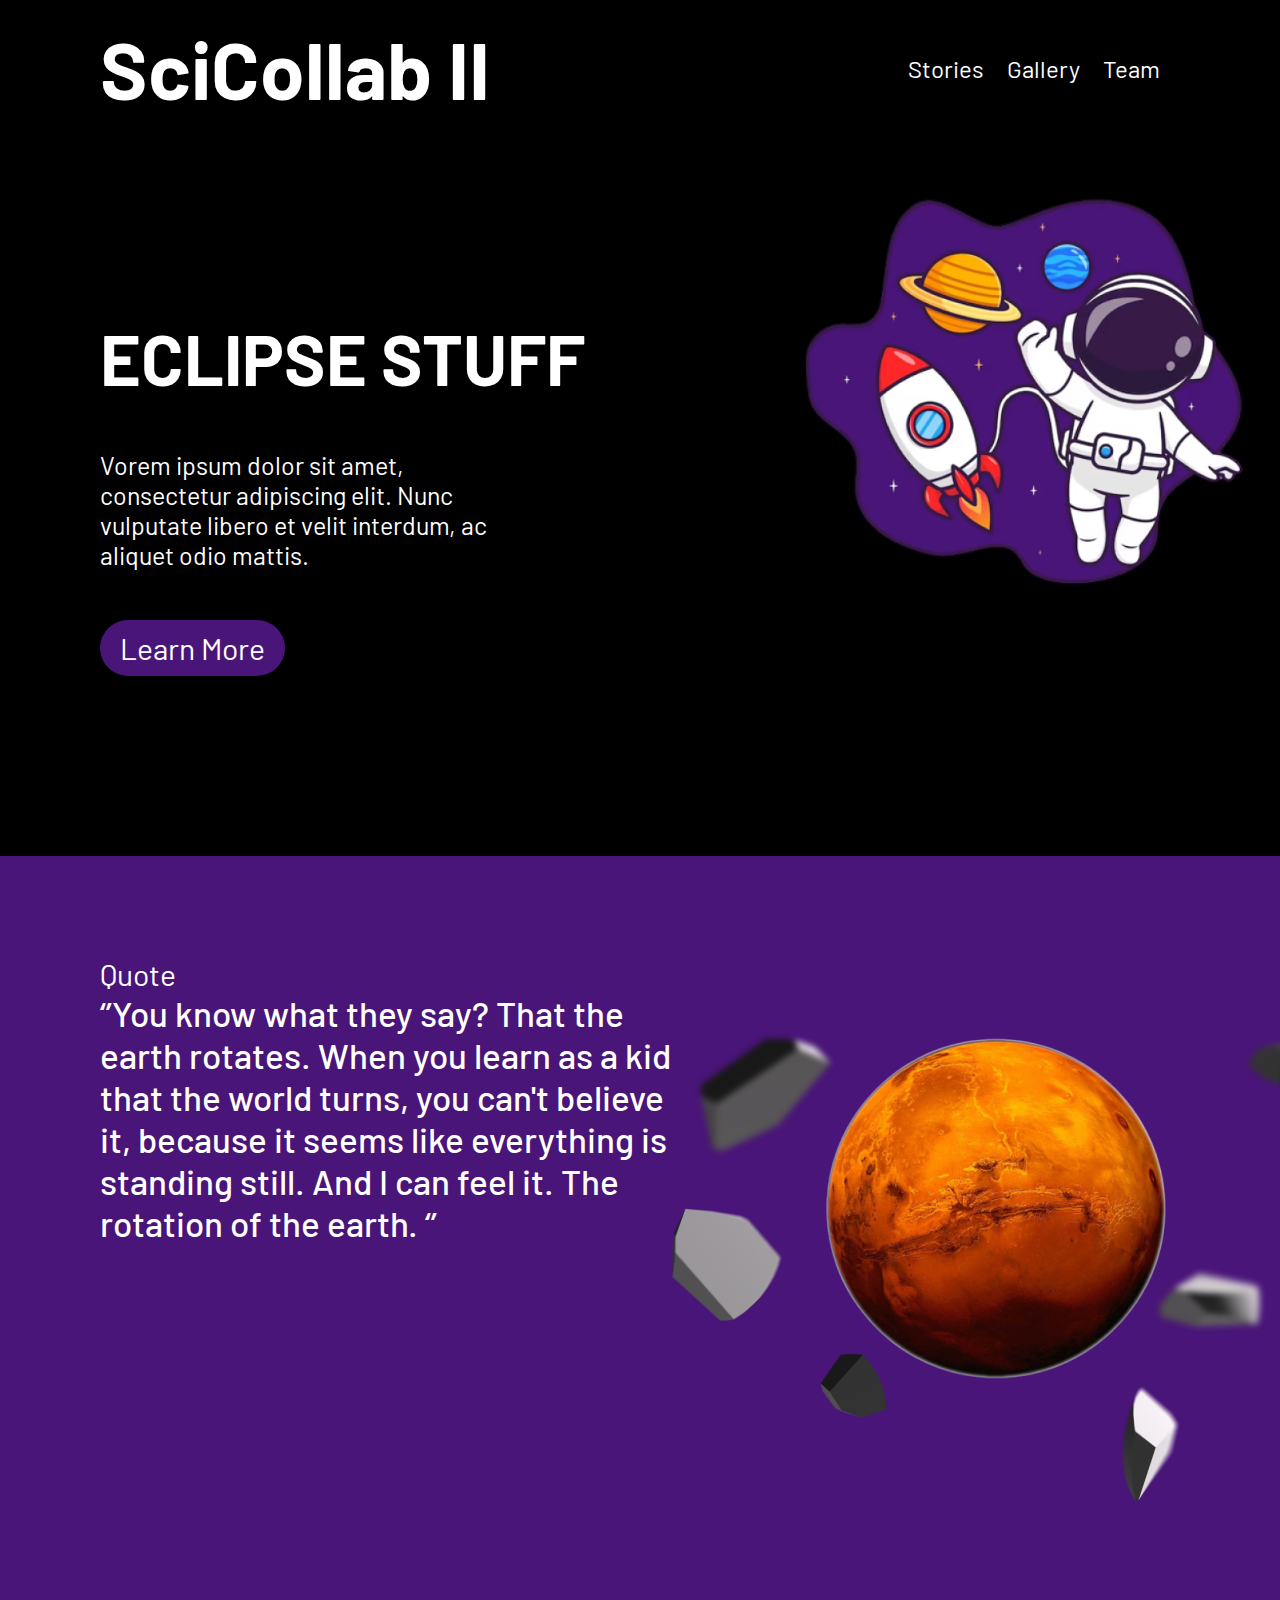
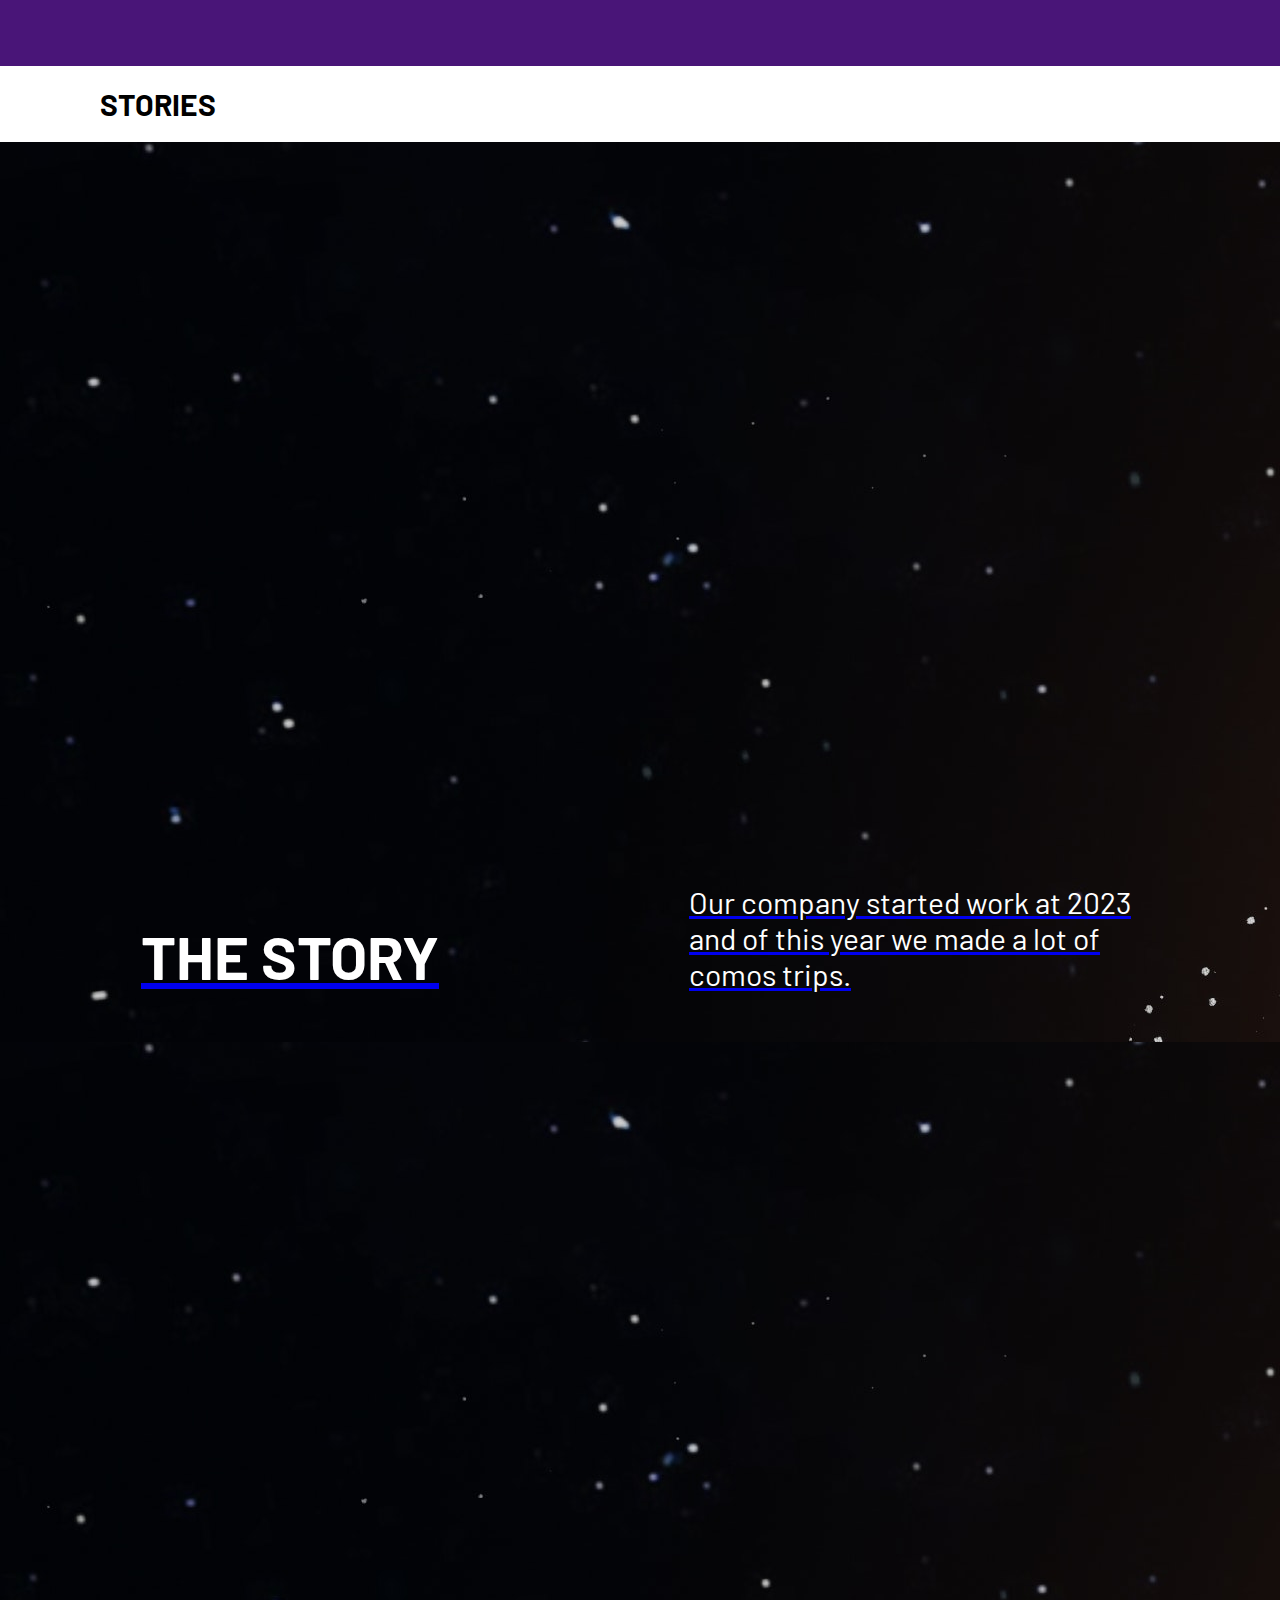
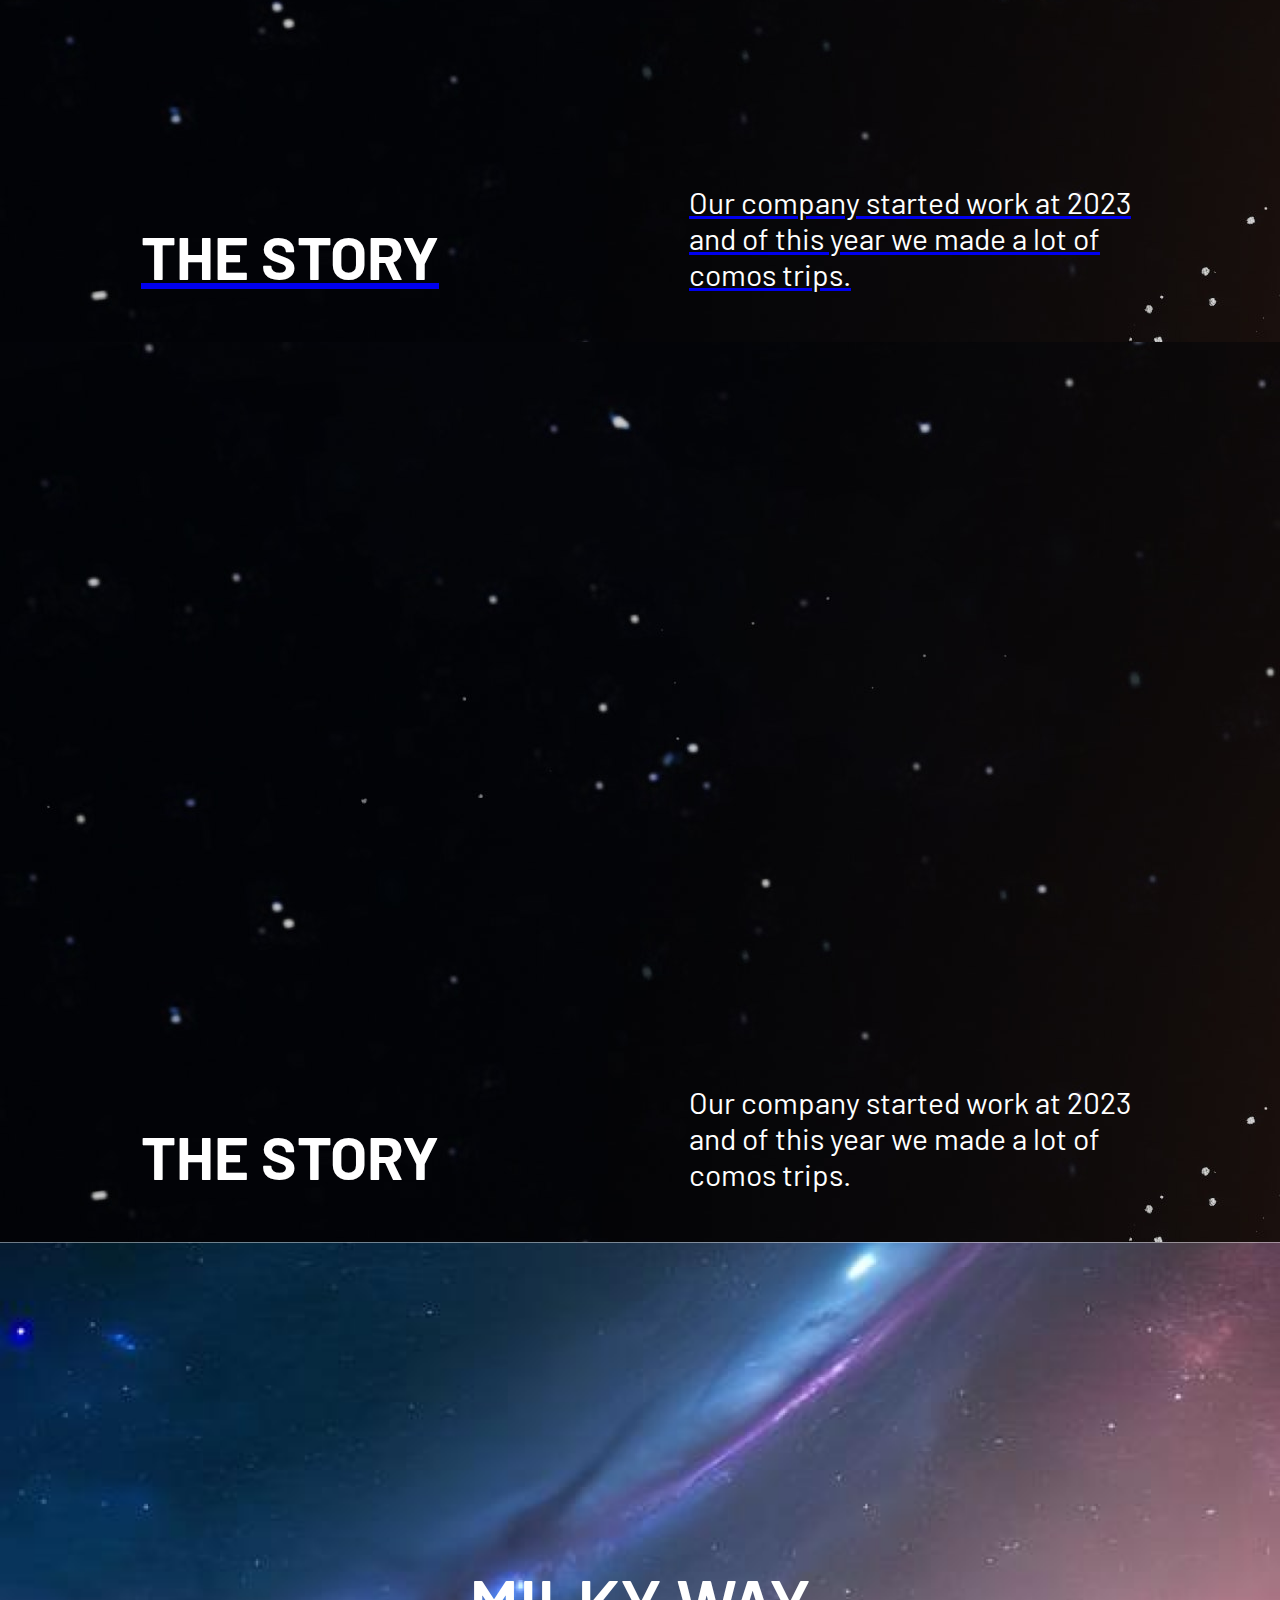
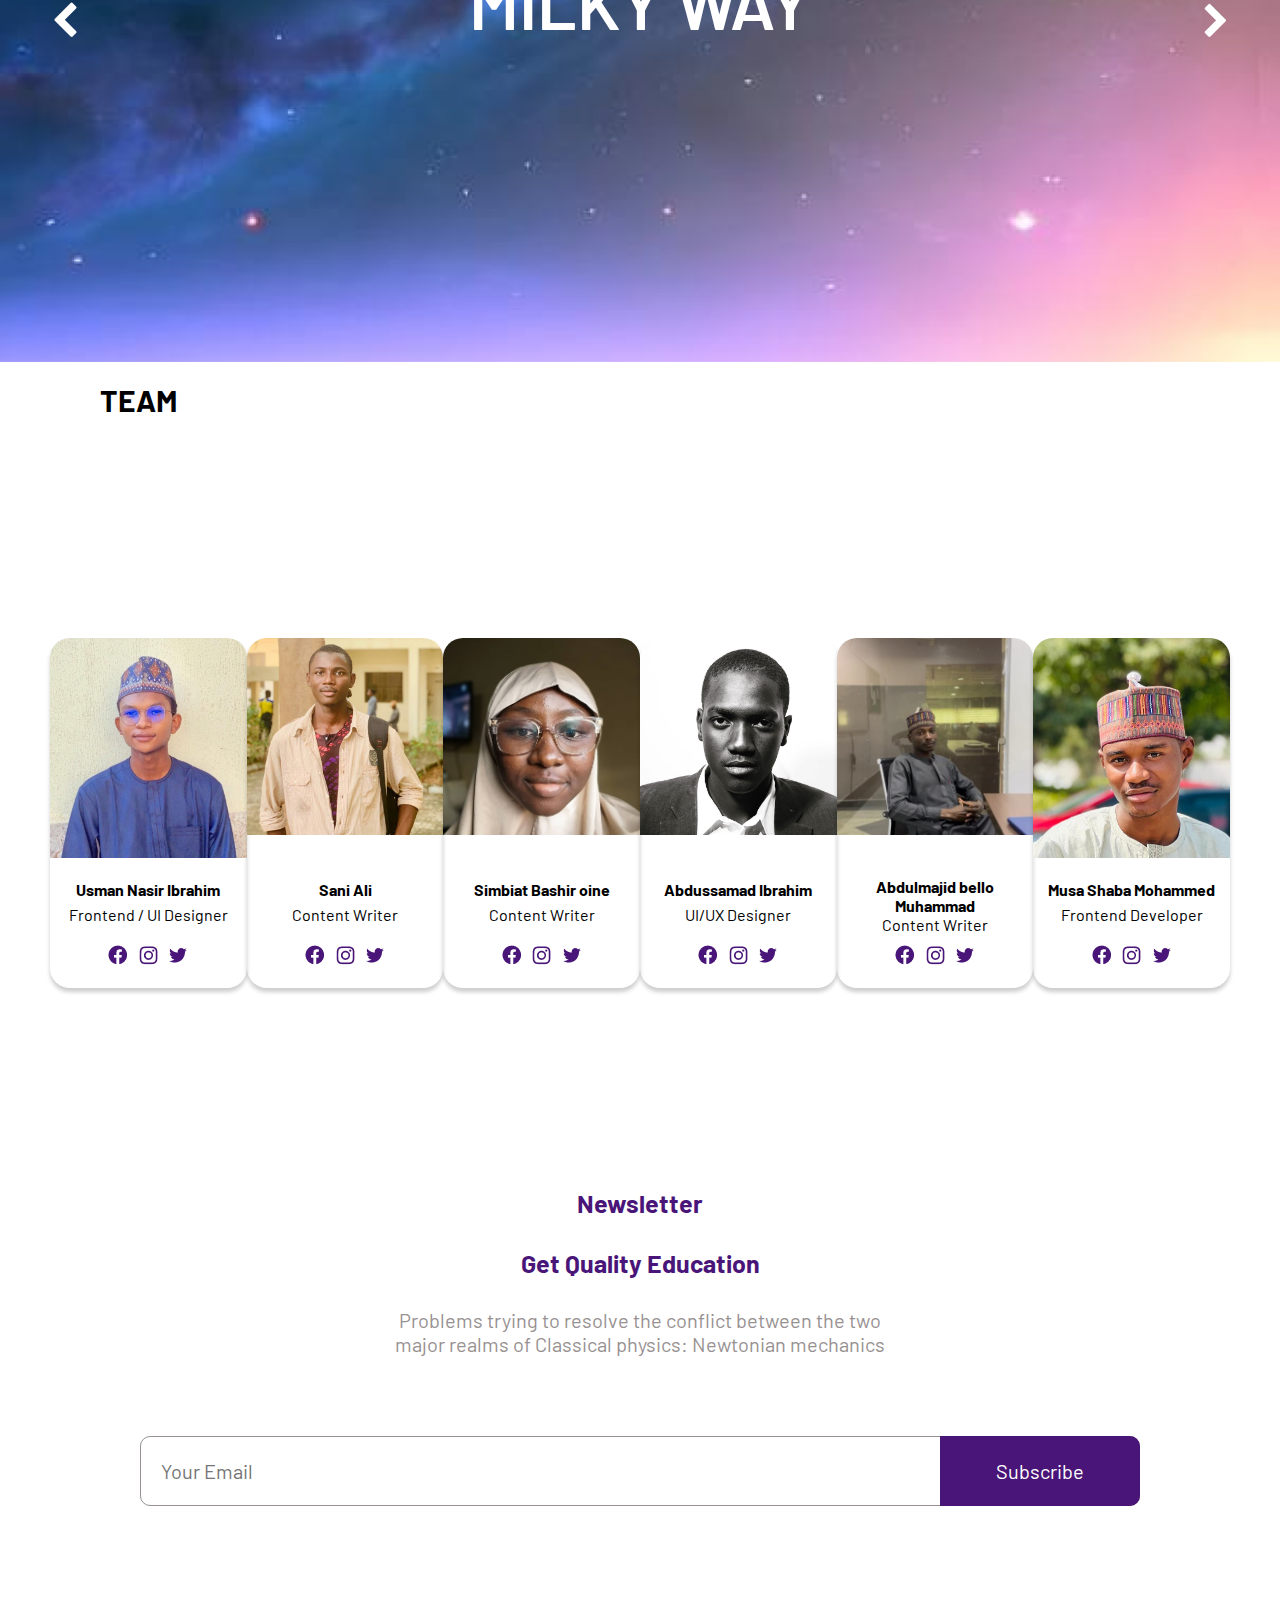
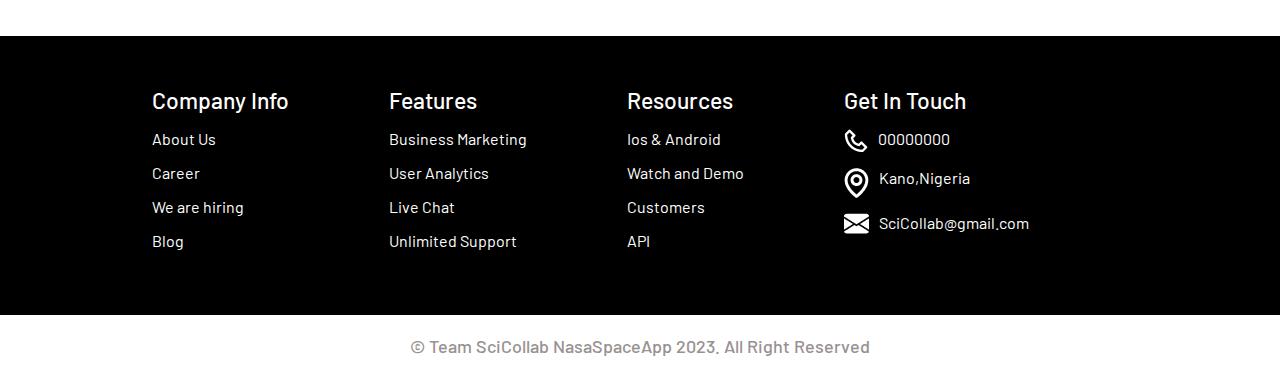
<file: index.html>
<!DOCTYPE html>
<html lang="en">
  <head>
    <meta charset="UTF-8" />
    <meta name="viewport" content="width=device-width, initial-scale=1.0" />
    <link rel="stylesheet" href="assets/styles/style.css" />
    <title>SciCollab</title>
  </head>
  <body>
    <nav class="container">
      <div class="logo"><h1>SciCollab II</h1></div>

      <ul class="nav">
        <li><a href="#">Stories</a></li>
        <li><a href="#gallery">Gallery</a></li>
        <li><a href="#">Team</a></li>
      </ul>
    </nav>
    <main>
      <section class="land-page">
        <h1>Eclipse stuff</h1>
        <p>
          Vorem ipsum dolor sit amet, consectetur adipiscing elit. Nunc
          vulputate libero et velit interdum, ac aliquet odio mattis.
        </p>
        <div class="learn-more">Learn More</div>
      </section>

      <section class="quote">
        <p>Quote</p>
        <h5>
          ‘’You know what they say? That the earth rotates. When you learn as a
          kid that the world turns, you can't believe it, because it seems like
          everything is standing still. And I can feel it. The rotation of the
          earth. ‘’
        </h5>
      </section>
      <section class="stories" id="stories">
        <div class="head"><h1>stories</h1></div>
        <a href="story1.html">
            <div class="story">
            <h1>The Story</h1>
            <p>
              Our company started work at 2023 and of this year we made a lot of
              comos trips.
            </p>
          </div>
        </a>
       <a href="story2.html"> 
        <div class="story">
        <h1>The Story</h1>
        <p>
          Our company started work at 2023 and of this year we made a lot of
          comos trips.
        </p>
      </div></a>
        
        <div class="story">
          <h1>The Story</h1>
          <p>
            Our company started work at 2023 and of this year we made a lot of
            comos trips.
          </p>
        </div>
      </section>
      <section class="gallery">
        <div class="arrow left">
          <img src="assets/images/icons/left arrow.png" alt="" />
        </div>
        <div class="galaxy">
          <h1>Milky Way</h1>
        </div>
        <div class="arrow right">
          <img src="assets/images/icons/right arrow.png" alt="" />
        </div>
      </section>
      <section class="team">
        <div class="head">
          <h1>Team</h1>
        </div>
        <div class="profile-container">
          <div class="profile">
            <div class="profile-img">
              <img src="assets/images/usman.jpg" alt="" />
            </div>
            <div class="details">
              <h4>Usman Nasir Ibrahim</h4>
              <p>Frontend / UI Designer</p>
            </div>
            <div class="social">
              <a href=""
                ><img src="assets/images/icons/facebook.png" alt="" /></a
              ><a href=""
                ><img src="assets/images/icons/instagram.png" alt="" /></a
              ><a href=""
                ><img src="assets/images/icons/twitter.png" alt=""
              /></a>
            </div>
          </div>
          <div class="profile">
            <div class="profile-img">
              <img src="assets/images/sani.jpg" alt="" />
            </div>
            <div class="details">
              <h4>Sani Ali</h4>
              <p>Content Writer</p>
            </div>
            <div class="social">
              <a href=""
                ><img src="assets/images/icons/facebook.png" alt="" /></a
              ><a href=""
                ><img src="assets/images/icons/instagram.png" alt="" /></a
              ><a href=""
                ><img src="assets/images/icons/twitter.png" alt=""
              /></a>
            </div>
          </div>
          <div class="profile">
            <div class="profile-img">
              <img src="assets/images/simbiat.jpg" alt="" />
            </div>
            <div class="details">
              <h4>Simbiat Bashir oine</h4>
              <p>Content Writer</p>
            </div>
            <div class="social">
              <a href=""
                ><img src="assets/images/icons/facebook.png" alt="" /></a
              ><a href=""
                ><img src="assets/images/icons/instagram.png" alt="" /></a
              ><a href=""
                ><img src="assets/images/icons/twitter.png" alt=""
              /></a>
            </div>
          </div>
          <div class="profile">
            <div class="profile-img">
              <img src="assets/images/abdulsammad.jpg" alt="" />
            </div>
            <div class="details">
              <h4>Abdussamad Ibrahim</h4>
              <p>UI/UX Designer</p>
            </div>
            <div class="social">
              <a href=""
                ><img src="assets/images/icons/facebook.png" alt="" /></a
              ><a href=""
                ><img src="assets/images/icons/instagram.png" alt="" /></a
              ><a href=""
                ><img src="assets/images/icons/twitter.png" alt=""
              /></a>
            </div>
          </div>
          <div class="profile">
            <div class="profile-img">
              <img src="assets/images/ABM.jpg" alt="" />
            </div>
            <div class="details">
              <h4>Abdulmajid bello Muhammad</h4>
              <p>Content Writer</p>
            </div>
            <div class="social">
              <a href=""
                ><img src="assets/images/icons/facebook.png" alt="" /></a
              ><a href=""
                ><img src="assets/images/icons/instagram.png" alt="" /></a
              ><a href=""
                ><img src="assets/images/icons/twitter.png" alt=""
              /></a>
            </div>
          </div>
          <div class="profile">
            <div class="profile-img">
              <img src="assets/images/Musa.jpg" alt="" />
            </div>
            <div class="details">
              <h4>Musa Shaba Mohammed</h4>
              <p>Frontend Developer</p>
            </div>
            <div class="social">
              <a href=""
                ><img src="assets/images/icons/facebook.png" alt="" /></a
              ><a href=""
                ><img src="assets/images/icons/instagram.png" alt="" /></a
              ><a href=""
                ><img src="assets/images/icons/twitter.png" alt=""
              /></a>
            </div>
          </div>
        </div>
      </section>
      <section class="newsletter">
        <h3>Newsletter</h3>
        <h3>Get Quality Education</h1>
        <p>
          Problems trying to resolve the conflict between the two major realms
          of Classical physics: Newtonian mechanics
        </p>
        <form action="">
          <input type="email" placeholder="Your Email" />
          <button type="submit">Subscribe</button>
        </form>
      </section>
    </main>
    <footer>
      <div class="foot-nav-container">
        <div class="bar">
          <h3>Company Info</h1>
          <p>About Us</p>
          <p>Career</p>
          <p>We are hiring</p>
          <p>Blog</p>
        </div>

        <div class="bar">
          <h3>Features</h1>
          <p>Business Marketing</p>
          <p>User Analytics</p>
          <p>Live Chat</p>
          <p>Unlimited Support</p>
        </div>
        <div class="bar">
          <h3>Resources</h1>
          <p>Ios & Android</p>
          <p>Watch and Demo</p>
          <p>Customers</p>
          <p>API</p>
        </div>
        <div class="bar">
          <h3>Get In Touch</h1>
          <div>
            <img src="assets/images/icons/call.png" alt="" />
            <p>00000000</p>
          </div>
          <div>
            <img src="assets/images/icons/location.png" alt="" />
            <p> Kano,Nigeria</p>
          </div>
          <div>
            <img src="assets/images/icons/mail.png" alt="" />
            <p>SciCollab@gmail.com</p>
          </div>
        </div>
      </div>
      <div class="copyrights">
        <p>&copy Team SciCollab NasaSpaceApp 2023. All Right Reserved</p>
      </div>
    </footer>
  </body>
</html>
</file>
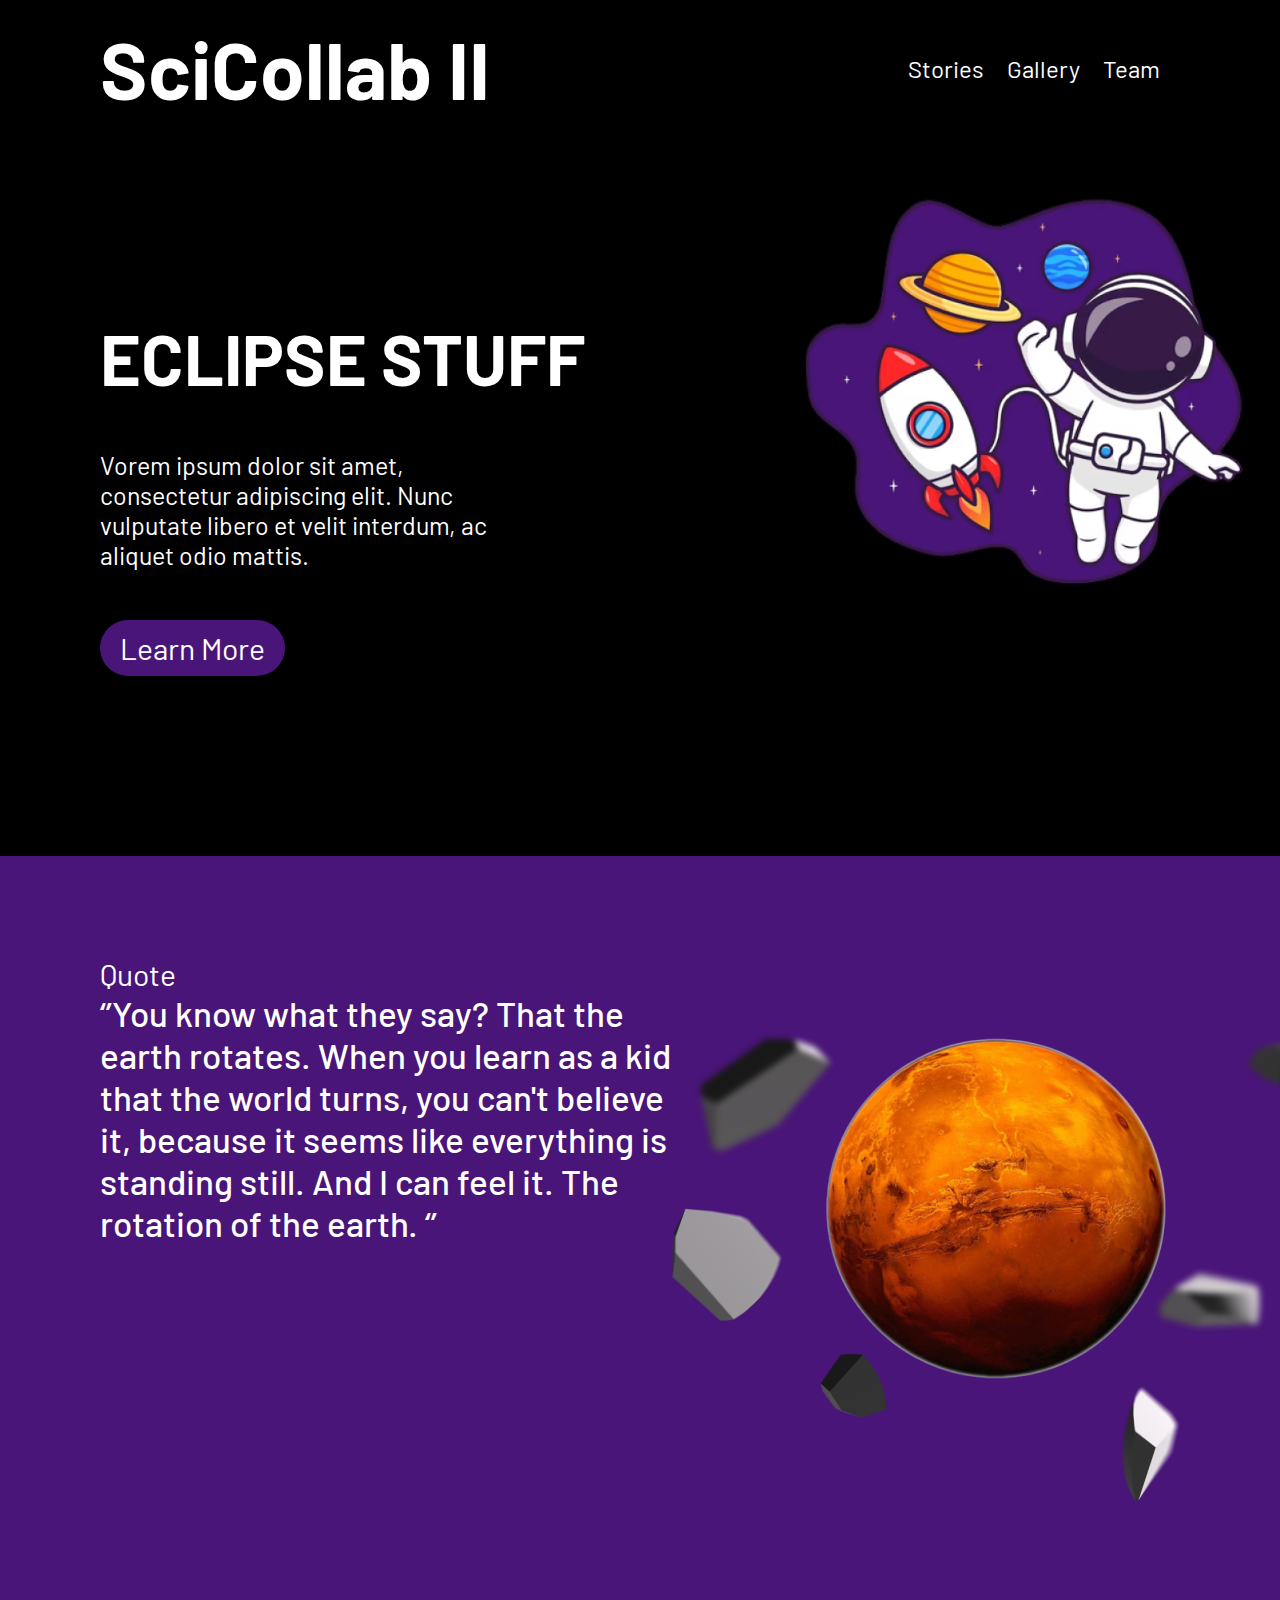
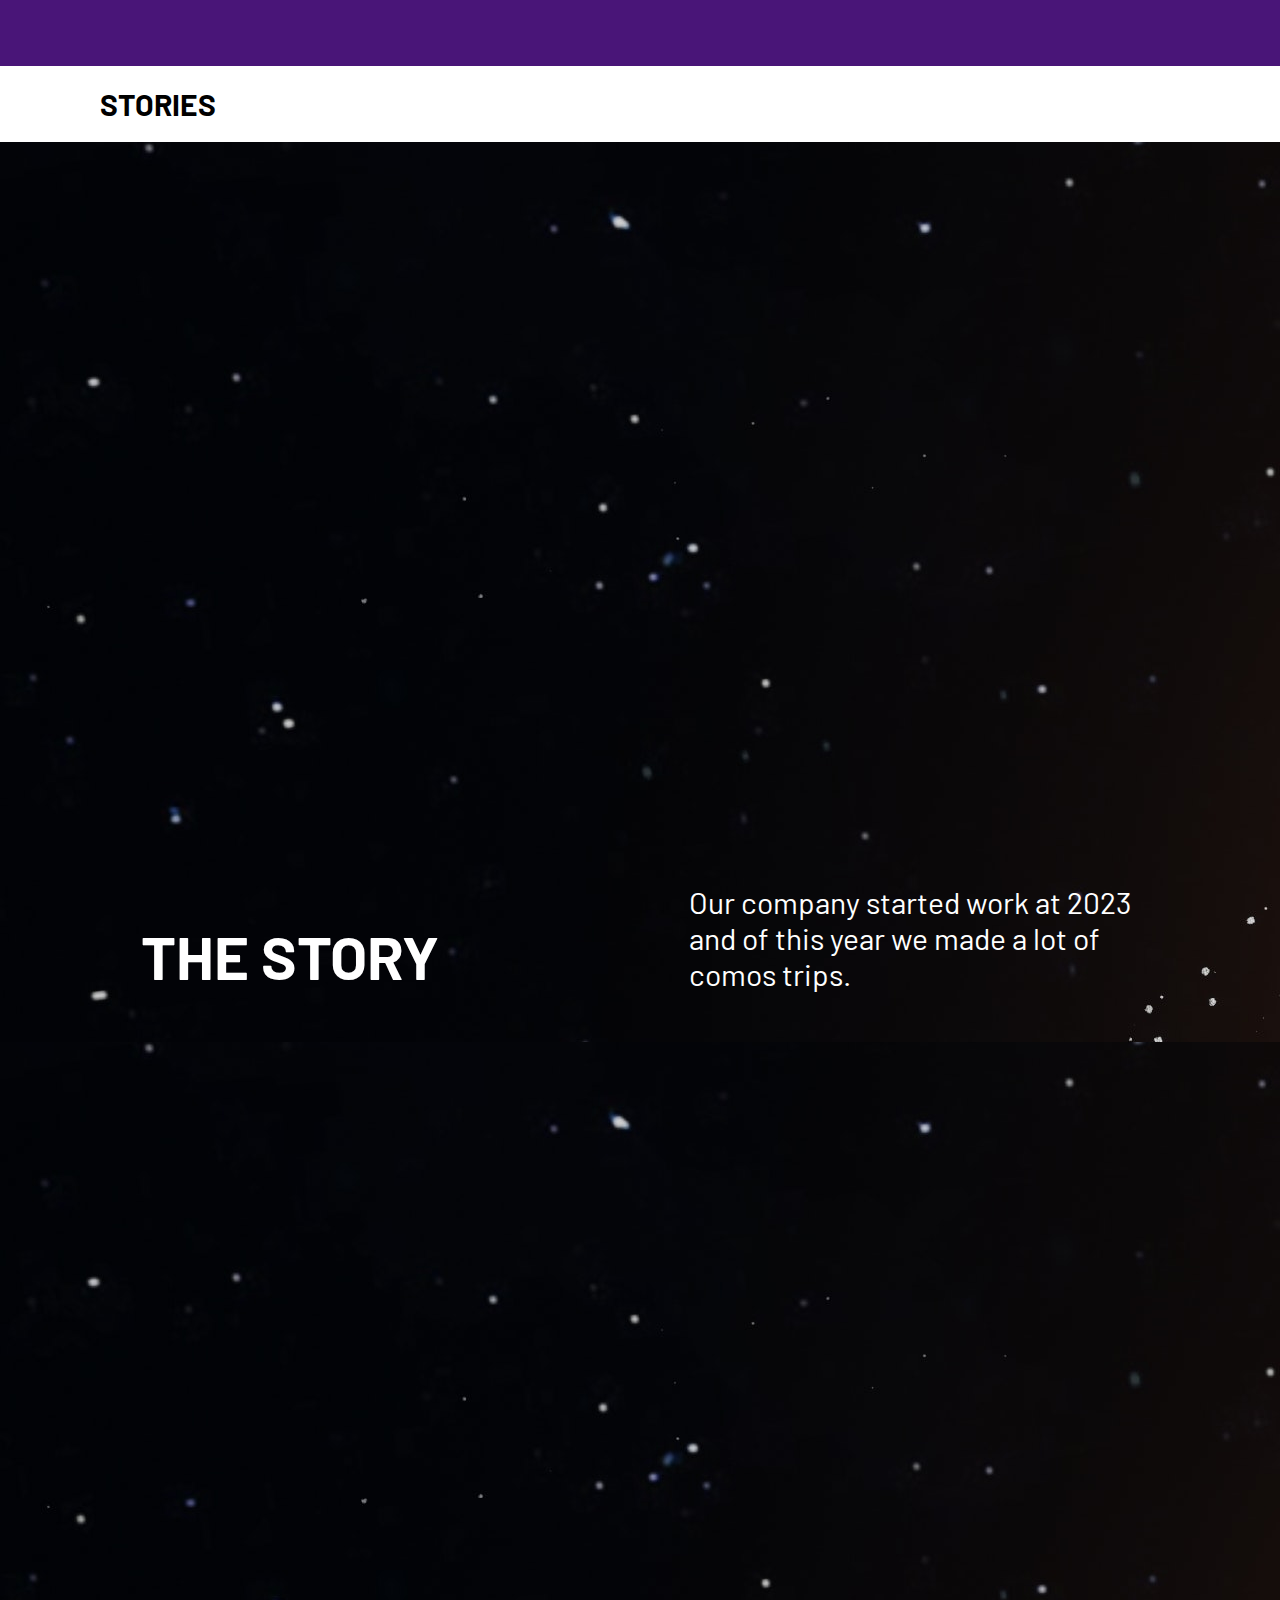
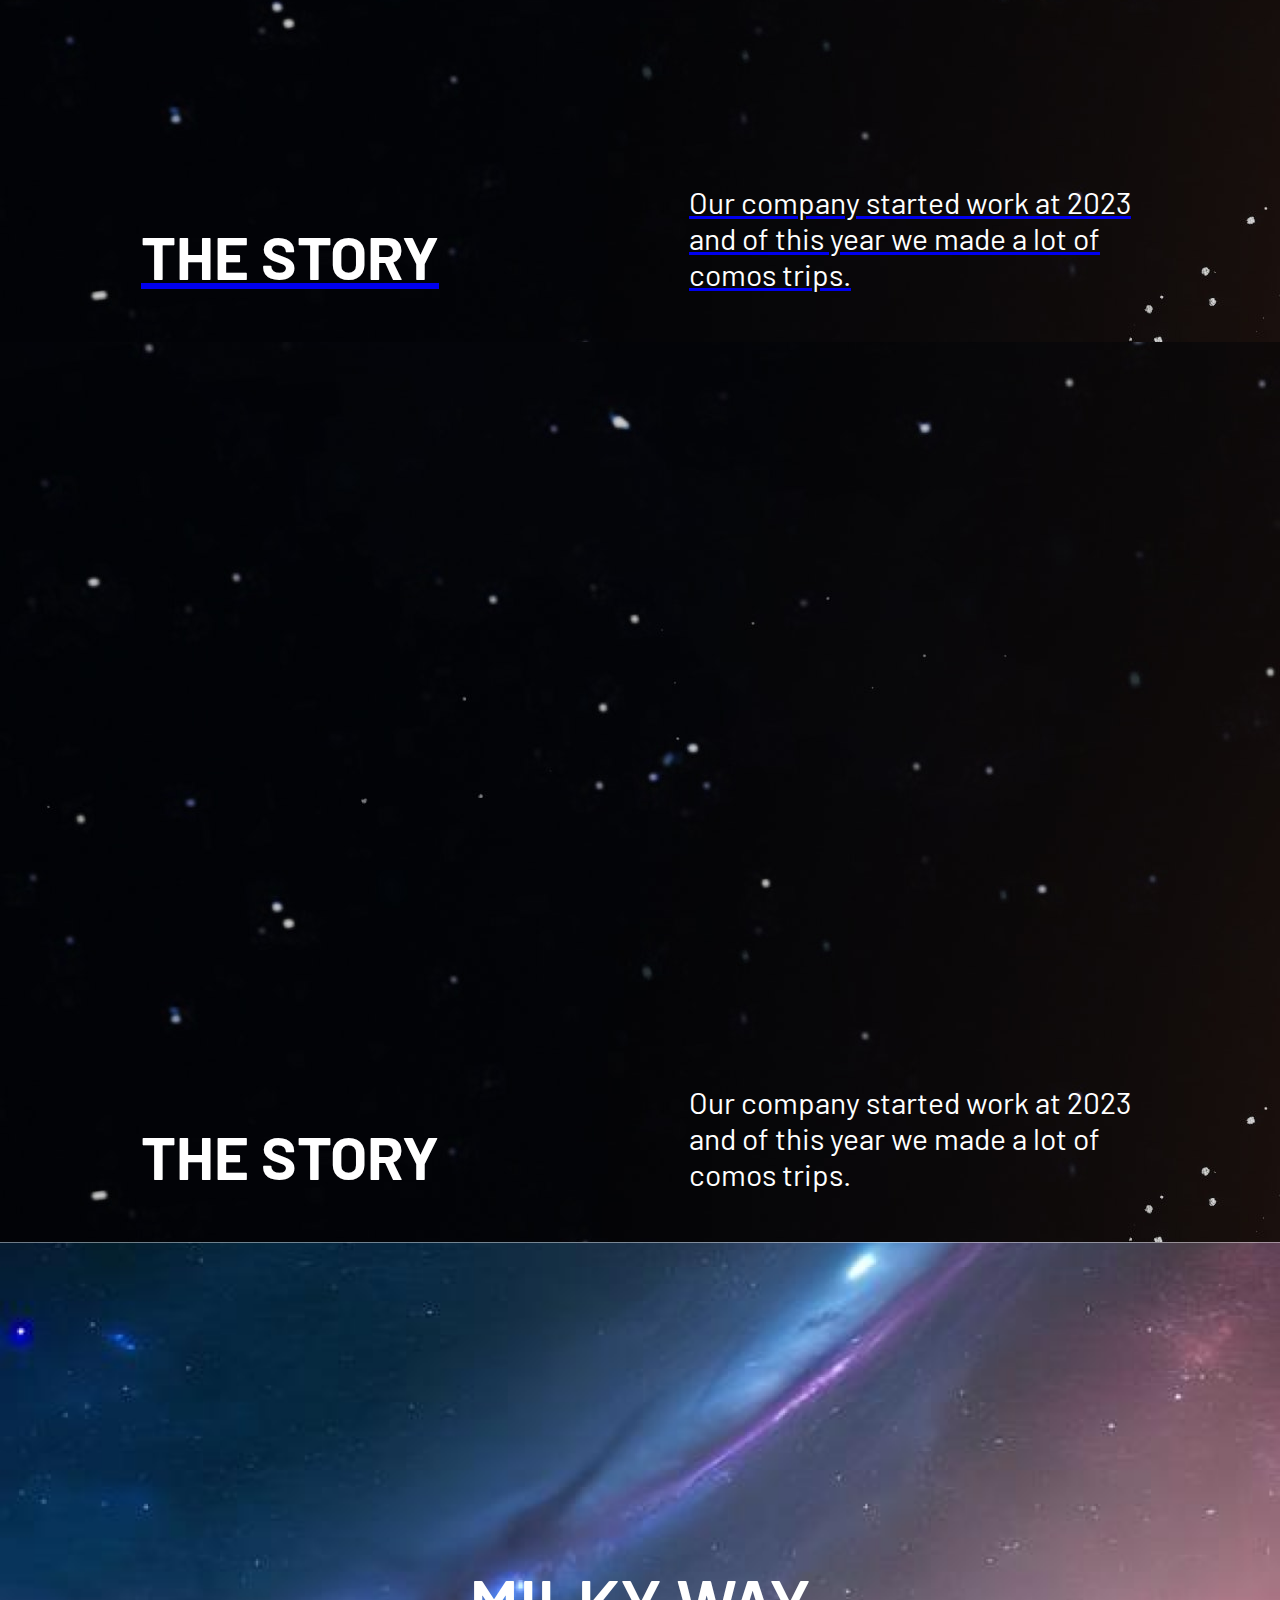
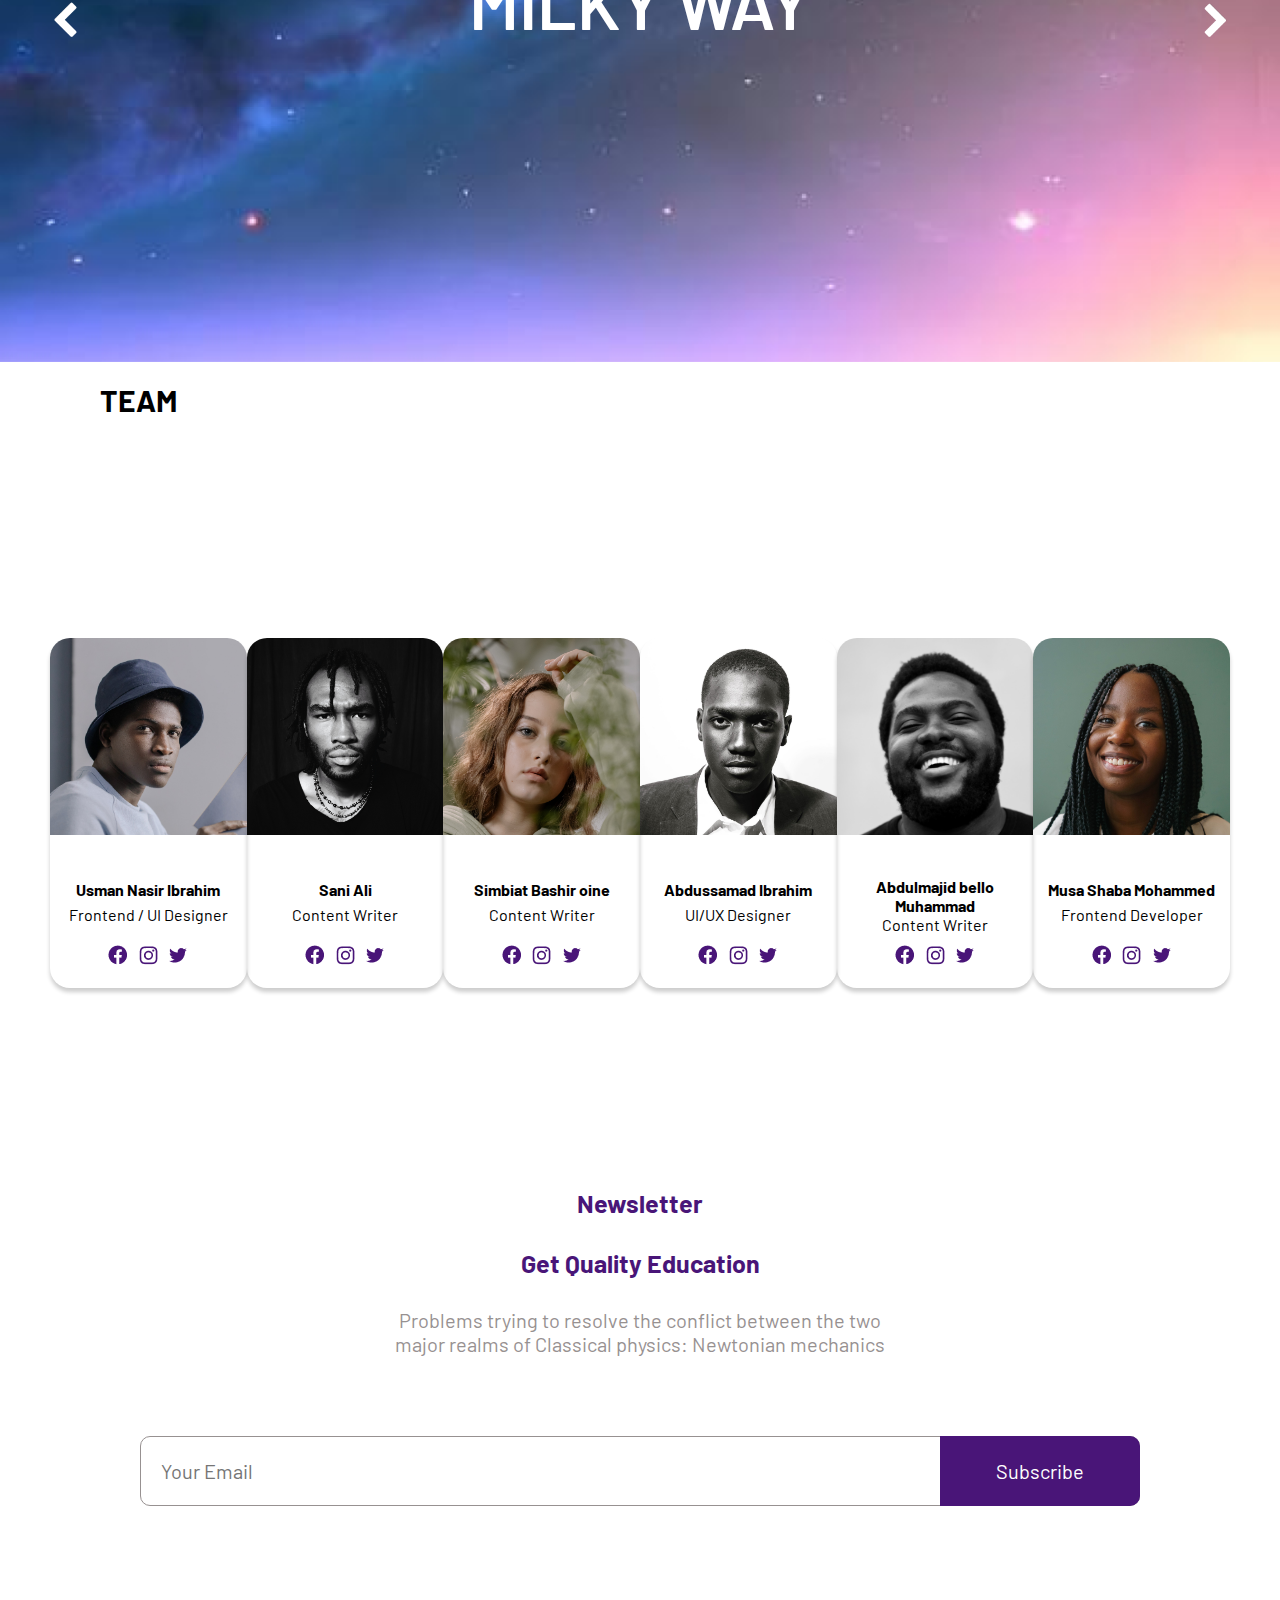
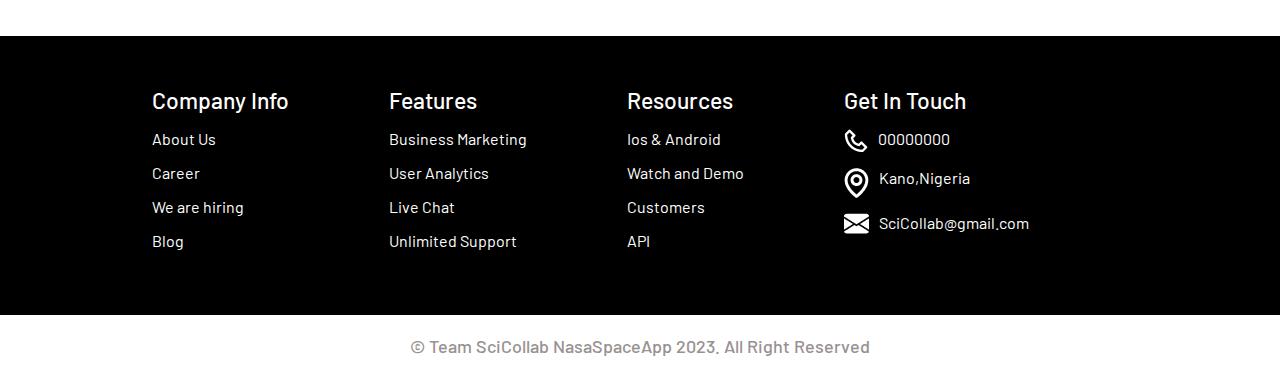
<file: SciCollab/index.html>
<!DOCTYPE html>
<html lang="en">
  <head>
    <meta charset="UTF-8" />
    <meta name="viewport" content="width=device-width, initial-scale=1.0" />
    <link rel="stylesheet" href="assets/styles/style.css" />
    <title>SciCollab</title>
  </head>
  <body>
    <nav class="container">
      <div class="logo"><h1>SciCollab II</h1></div>

      <ul class="nav">
        <li><a href="#">Stories</a></li>
        <li><a href="#gallery">Gallery</a></li>
        <li><a href="#">Team</a></li>
      </ul>
    </nav>
    <main>
      <section class="land-page">
        <h1>Eclipse stuff</h1>
        <p>
          Vorem ipsum dolor sit amet, consectetur adipiscing elit. Nunc
          vulputate libero et velit interdum, ac aliquet odio mattis.
        </p>
        <div class="learn-more">Learn More</div>
      </section>

      <section class="quote">
        <p>Quote</p>
        <h5>
          ‘’You know what they say? That the earth rotates. When you learn as a
          kid that the world turns, you can't believe it, because it seems like
          everything is standing still. And I can feel it. The rotation of the
          earth. ‘’
        </h5>
      </section>
      <section class="stories" id="stories">
        <div class="head"><h1>stories</h1></div>
        <div class="story">
          <h1>The Story</h1>
          <p>
            Our company started work at 2023 and of this year we made a lot of
            comos trips.
          </p>
        </div>
        <a href="../SciCollab/gallery.html">
            <div class="story">
            <h1>The Story</h1>
            <p>
              Our company started work at 2023 and of this year we made a lot of
              comos trips.
            </p>
          </div>
        </a>
        <div class="story">
          <h1>The Story</h1>
          <p>
            Our company started work at 2023 and of this year we made a lot of
            comos trips.
          </p>
        </div>
      </section>
      <section class="gallery">
        <div class="arrow left">
          <img src="assets/images/icons/left arrow.png" alt="" />
        </div>
        <div class="galaxy">
          <h1>Milky Way</h1>
        </div>
        <div class="arrow right">
          <img src="assets/images/icons/right arrow.png" alt="" />
        </div>
      </section>
      <section class="team">
        <div class="head">
          <h1>Team</h1>
        </div>
        <div class="profile-container">
          <div class="profile">
            <div class="profile-img">
              <img src="assets/images/profile1.jpg" alt="" />
            </div>
            <div class="details">
              <h4>Usman Nasir Ibrahim</h4>
              <p>Frontend / UI Designer</p>
            </div>
            <div class="social">
              <a href=""
                ><img src="assets/images/icons/facebook.png" alt="" /></a
              ><a href=""
                ><img src="assets/images/icons/instagram.png" alt="" /></a
              ><a href=""
                ><img src="assets/images/icons/twitter.png" alt=""
              /></a>
            </div>
          </div>
          <div class="profile">
            <div class="profile-img">
              <img src="assets/images/profile2.jpg" alt="" />
            </div>
            <div class="details">
              <h4>Sani Ali</h4>
              <p>Content Writer</p>
            </div>
            <div class="social">
              <a href=""
                ><img src="assets/images/icons/facebook.png" alt="" /></a
              ><a href=""
                ><img src="assets/images/icons/instagram.png" alt="" /></a
              ><a href=""
                ><img src="assets/images/icons/twitter.png" alt=""
              /></a>
            </div>
          </div>
          <div class="profile">
            <div class="profile-img">
              <img src="assets/images/profile3.jpg" alt="" />
            </div>
            <div class="details">
              <h4>Simbiat Bashir oine</h4>
              <p>Content Writer</p>
            </div>
            <div class="social">
              <a href=""
                ><img src="assets/images/icons/facebook.png" alt="" /></a
              ><a href=""
                ><img src="assets/images/icons/instagram.png" alt="" /></a
              ><a href=""
                ><img src="assets/images/icons/twitter.png" alt=""
              /></a>
            </div>
          </div>
          <div class="profile">
            <div class="profile-img">
              <img src="assets/images/abdulsammad.jpg" alt="" />
            </div>
            <div class="details">
              <h4>Abdussamad Ibrahim</h4>
              <p>UI/UX Designer</p>
            </div>
            <div class="social">
              <a href=""
                ><img src="assets/images/icons/facebook.png" alt="" /></a
              ><a href=""
                ><img src="assets/images/icons/instagram.png" alt="" /></a
              ><a href=""
                ><img src="assets/images/icons/twitter.png" alt=""
              /></a>
            </div>
          </div>
          <div class="profile">
            <div class="profile-img">
              <img src="assets/images/profile5.jpg" alt="" />
            </div>
            <div class="details">
              <h4>Abdulmajid bello Muhammad</h4>
              <p>Content Writer</p>
            </div>
            <div class="social">
              <a href=""
                ><img src="assets/images/icons/facebook.png" alt="" /></a
              ><a href=""
                ><img src="assets/images/icons/instagram.png" alt="" /></a
              ><a href=""
                ><img src="assets/images/icons/twitter.png" alt=""
              /></a>
            </div>
          </div>
          <div class="profile">
            <div class="profile-img">
              <img src="assets/images/profile6.jpg" alt="" />
            </div>
            <div class="details">
              <h4>Musa Shaba Mohammed</h4>
              <p>Frontend Developer</p>
            </div>
            <div class="social">
              <a href=""
                ><img src="assets/images/icons/facebook.png" alt="" /></a
              ><a href=""
                ><img src="assets/images/icons/instagram.png" alt="" /></a
              ><a href=""
                ><img src="assets/images/icons/twitter.png" alt=""
              /></a>
            </div>
          </div>
        </div>
      </section>
      <section class="newsletter">
        <h3>Newsletter</h3>
        <h3>Get Quality Education</h1>
        <p>
          Problems trying to resolve the conflict between the two major realms
          of Classical physics: Newtonian mechanics
        </p>
        <form action="">
          <input type="email" placeholder="Your Email" />
          <button type="submit">Subscribe</button>
        </form>
      </section>
    </main>
    <footer>
      <div class="foot-nav-container">
        <div class="bar">
          <h3>Company Info</h1>
          <p>About Us</p>
          <p>Career</p>
          <p>We are hiring</p>
          <p>Blog</p>
        </div>

        <div class="bar">
          <h3>Features</h1>
          <p>Business Marketing</p>
          <p>User Analytics</p>
          <p>Live Chat</p>
          <p>Unlimited Support</p>
        </div>
        <div class="bar">
          <h3>Resources</h1>
          <p>Ios & Android</p>
          <p>Watch and Demo</p>
          <p>Customers</p>
          <p>API</p>
        </div>
        <div class="bar">
          <h3>Get In Touch</h1>
          <div>
            <img src="assets/images/icons/call.png" alt="" />
            <p>00000000</p>
          </div>
          <div>
            <img src="assets/images/icons/location.png" alt="" />
            <p> Kano,Nigeria</p>
          </div>
          <div>
            <img src="assets/images/icons/mail.png" alt="" />
            <p>SciCollab@gmail.com</p>
          </div>
        </div>
      </div>
      <div class="copyrights">
        <p>&copy Team SciCollab NasaSpaceApp 2023. All Right Reserved</p>
      </div>
    </footer>
  </body>
</html>
</file>
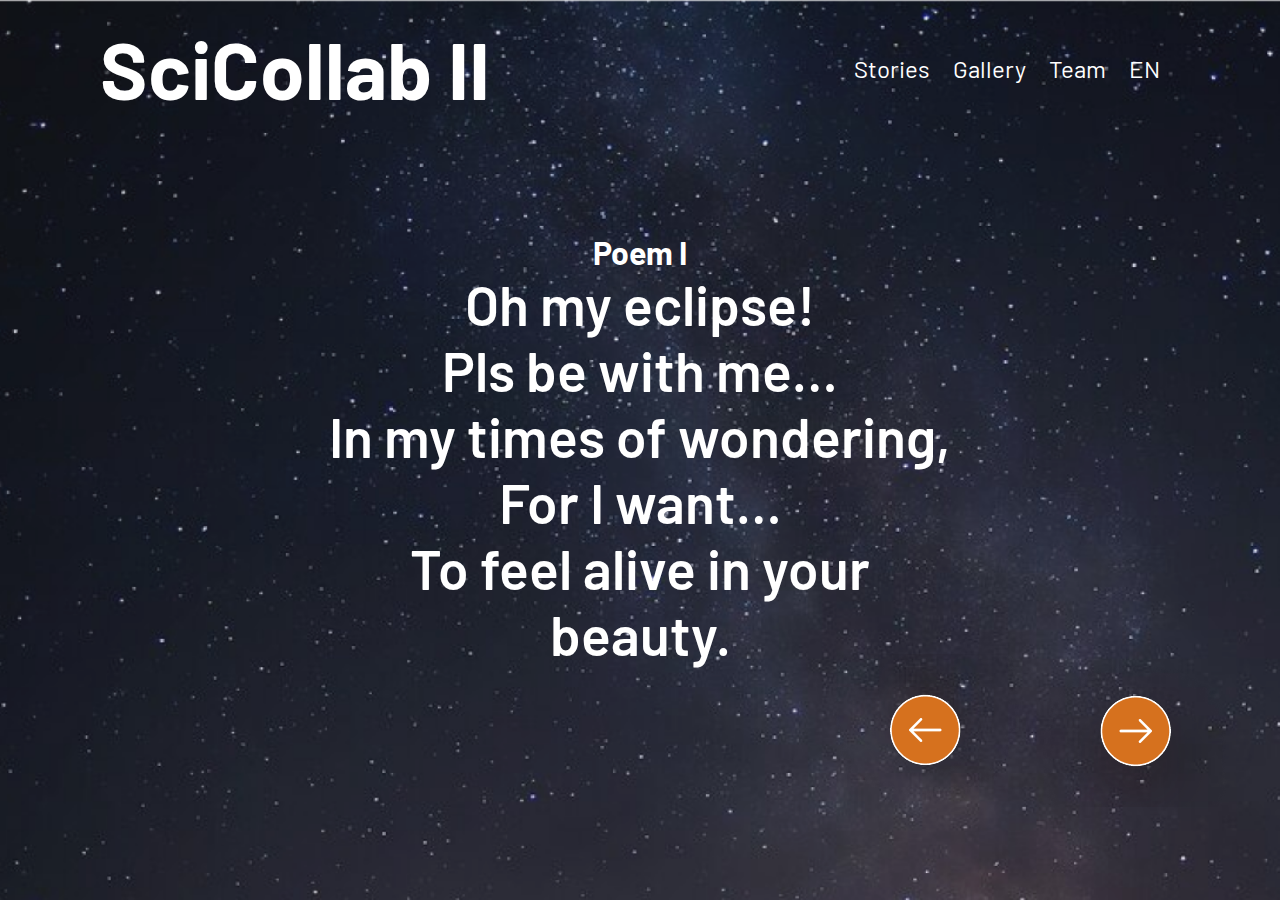
<file: story1.html>
<!DOCTYPE html>
<html lang="en">
  <head>
    <meta charset="UTF-8" />
    <meta name="viewport" content="width=device-width, initial-scale=1.0" />
    <link rel="stylesheet" href="assets/styles/story1.css" />
    <title>SciCollab</title>
  </head>
  <body>
    <nav class="container">
      <div class="logo"><h1>SciCollab II</h1></div>
      <ul class="nav">
        <li><a href="#">Stories</a></li>
        <li><a href="#">Gallery</a></li>
        <li><a href="#">Team</a></li>
        <li><a href="">EN</a></li>
      </ul>
    </nav>
    <main>
      <!-- <div class="container page1">
        <div class="txt-container">
          <p>
            Once upon a starry night, when the moon hung high in the sky,
            curious minds all around the world wondered about something
            incredible – eclipses.
          </p>
        </div>
        <div class="arrows">
          <img src="assets/images/story/icon/arrow.png" alt="" />
          <img src="assets/images/story/icon/arrow.png" alt="" />
        </div>
      </div> -->
      <!-- <div class="container page2">
        <div class="display-img">
          <img src="assets/images/story/display-img1.png" alt="" />
        </div>
        <div class="txt-container">
          <p>
            Some people thought of them as magical events, while others believed
            they held scientific secrets. And then, there were those who just
            couldn't stop thinking about the Sun, the Moon, and their
            extraordinary dance in the sky.
          </p>
        </div>
        <div class="arrows">
          <img src="assets/images/story/icon/arrow.png" alt="" />
          <img src="assets/images/story/icon/arrow.png" alt="" />
        </div>
      </div> -->
      <!-- <div class="container page3">
        <div class="display-img">
          <img src="assets/images/story/Mercury.png" alt="" class="mercury" />
          <img src="assets/images/story/Sun.png" alt="" class="sun" />
        </div>
        <div class="txt-container">
          <p>
            Some people thought of them as magical events, while others believed
            they held scientific secrets. And then, there were those who just
            couldn't stop thinking about the Sun, the Moon, and their
            extraordinary dance in the sky.
          </p>
        </div>
        <div class="arrows">
          <img src="assets/images/story/icon/arrow.png" alt="" />
          <img src="assets/images/story/icon/arrow.png" alt="" />
        </div>
      </div> -->
      <!-- <div class="container page4">
        <div class="display-img">
          <img src="assets/images/story/display-img4.png" alt="" />
        </div>
        <div class="txt-container">
          <p>
            Well, get ready for a fascinating journey into space where we
            uncover the wonders of eclipses.
          </p>
        </div>
        <div class="arrows">
          <img src="assets/images/story/icon/arrow.png" alt="" />
          <img src="assets/images/story/icon/arrow.png" alt="" />
        </div>
      </div> -->
      <!-- 
      <div class="container page5">
        <div class="txt-container">
          <h5>Chapter 1</h5>
          <p>Dim... It’s not yet night but where did the light go?</p>
        </div>
        <div class="download">
          <a href="" download="assets/images/profile1.jpg">Download</a>
        </div>
        <div class="arrows">
          <img src="assets/images/story/icon/arrow.png" alt="" />
          <img src="assets/images/story/icon/arrow.png" alt="" />
        </div>
      </div> -->

      <!-- <div class="container page6">
        <div class="display-img">
          <img src="assets/images/story/saturn.png" alt="" />
        </div>
        <div class="txt-container">
          <p>
            In the vast playground of space, there's something called the
            "orbit." It's like a celestial dance. Earth dances around the Sun,
          </p>
        </div>
        <div class="arrows">
          <img src="assets/images/story/icon/arrow.png" alt="" />
          <img src="assets/images/story/icon/arrow.png" alt="" />
        </div>
      </div> -->
      <!-- <div class="container page7">
        <div class="display-img">
          <img src="assets/images/story/saturn.png" alt="" />
        </div>
        <div class="txt-container">
          <p>
            while the Moon has its own graceful moves around Earth. Sometimes,
            their dance steps lead to an amazing alignment, and that's when an
            eclipse happens.
          </p>
        </div>
        <div class="arrows">
          <img src="assets/images/story/icon/arrow.png" alt="" />
          <img src="assets/images/story/icon/arrow.png" alt="" />
        </div>
      </div> -->
      <!-- <div class="container page8">
        <div class="display-img">
          <img src="assets/images/story/display-img8.png" alt="" />
        </div>
        <div class="txt-container">
          <p>
            We'll learn about two types of eclipses – the Solar Eclipse, where
            the Moon hides the Sun, and the Lunar Eclipse, where Earth casts a
            shadow on the Moon.
          </p>
        </div>
        <div class="arrows">
          <img src="assets/images/story/icon/arrow.png" alt="" />
          <img src="assets/images/story/icon/arrow.png" alt="" />
        </div>
      </div> -->
      <div class="container poem1">
        <div class="txt-container">
          <h1>Poem I</h1>
          <p>
            Oh my eclipse!<br />
            Pls be with me…<br />
            In my times of wondering, For I want… <br />To feel alive in your
            beauty.
          </p>
        </div>
        <div class="arrows">
          <img src="assets/images/story/icon/arrow.png" alt="" />
          <img src="assets/images/story/icon/arrow.png" alt="" />
        </div>
      </div>
    </main>
  </body>
</html>
</file>
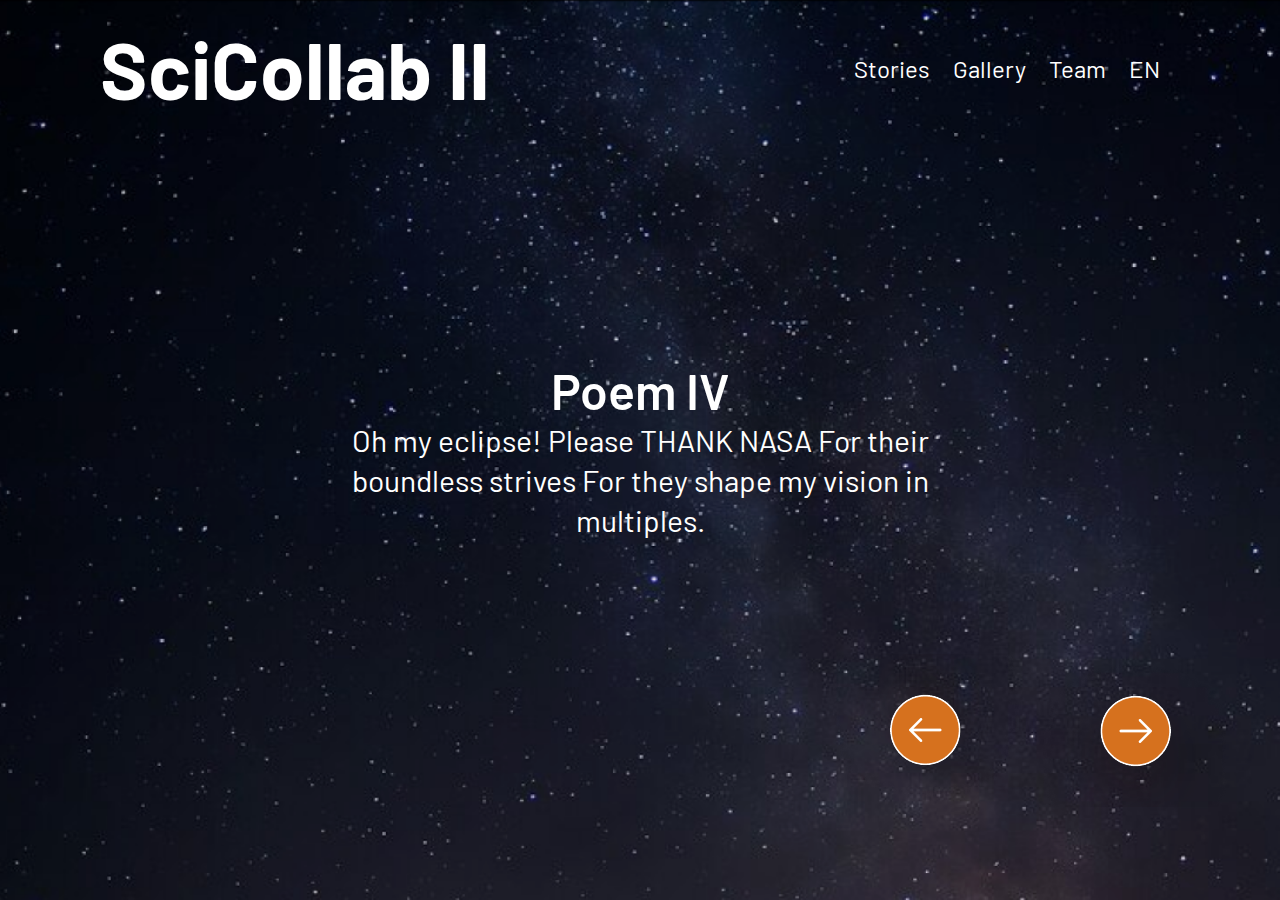
<file: story3.html>
<!DOCTYPE html>
<html lang="en">
  <head>
    <meta charset="UTF-8" />
    <meta name="viewport" content="width=device-width, initial-scale=1.0" />
    <link rel="stylesheet" href="assets/styles/story3.css" />
    <title>SciCollab</title>
  </head>
  <body>
    <nav class="container">
      <div class="logo"><h1>SciCollab II</h1></div>

      <ul class="nav">
        <li><a href="#">Stories</a></li>
        <li><a href="#gallery">Gallery</a></li>
        <li><a href="#">Team</a></li>
        <li><a href="#">EN</a></li>
      </ul>
    </nav>
    <main>
      <!-- <div class="main-container page1">
        <div class="txt-container">
          <h5>Chapter 3</h5>
          <p>Lunar Eclipse Lore</p>
          <div class="download">
            <a href="" download="assets/images/profile1.jpg">Download</a>
          </div>
        </div>
        <div class="display-img">
          <img src="assets/images/story/Mercury.png" alt="" />
        </div>
        <div class="arrows">
          <img src="assets/images/story/icon/arrow.png" alt="" />
          <img src="assets/images/story/icon/arrow.png" alt="" />
        </div>
      </div> -->
      <!-- <div class="main-container page2">
        <div class="txt-container">
          <p>
            Now, let's journey to the world of Lunar Eclipses. Here, Earth takes
            center stage as it stands between the Sun and the Moon, casting its
            shadow on our lunar friend.
          </p>
        </div>

        <div class="arrows">
          <img src="assets/images/story/icon/arrow.png" alt="" />
          <img src="assets/images/story/icon/arrow.png" alt="" />
        </div>
      </div> -->
      <!-- <div class="main-container page3">
        <div class="display-img">
          <img src="assets/images/story/display-img10.png" alt="" />
        </div>
        <div class="txt-container">
          <p>
            The best part? You can safely watch Lunar Eclipses with your own
            eyes! They happen during a full moon when the Sun, Earth, and Moon
            line up perfectly.
          </p>
        </div>

        <div class="arrows">
          <img src="assets/images/story/icon/arrow.png" alt="" />
          <img src="assets/images/story/icon/arrow.png" alt="" />
        </div>
      </div>
       -->
      <!-- <div class="main-container page4">
        <div class="display-img">
          <img src="assets/images/story/display-img11.png" alt="" />
        </div>
        <div class="txt-container">
          <p>
            There are two phases, the Penumbral and Umbral Eclipses, with the
            latter painting the Moon a mesmerising shade of red known as the
            "blood moon."
          </p>
        </div>

        <div class="arrows">
          <img src="assets/images/story/icon/arrow.png" alt="" />
          <img src="assets/images/story/icon/arrow.png" alt="" />
        </div>
      </div> -->
      <!-- <div class="main-container poem3">
        <div class="txt-container">
          <h5>Poem III</h5>
          <p>
            Oh my eclipse! <br />
            I was told you appear without bother <br />
            And I crave <br />To walk in the shadows you cast <br />
            So I could .. <br />Feel your benevolence.
          </p>
        </div>
        <div class="arrows">
          <img src="assets/images/story/icon/arrow.png" alt="" />
          <img src="assets/images/story/icon/arrow.png" alt="" />
        </div>
      </div> -->
      <div class="main-container poem4">
        <div class="txt-container">
          <h5>Poem IV</h5>
          <p>
            Oh my eclipse! Please THANK NASA For their boundless strives For
            they shape my vision in multiples.
          </p>
        </div>
        <div class="arrows">
          <img src="assets/images/story/icon/arrow.png" alt="" />
          <img src="assets/images/story/icon/arrow.png" alt="" />
        </div>
      </div>
    </main>
  </body>
</html>
</file>
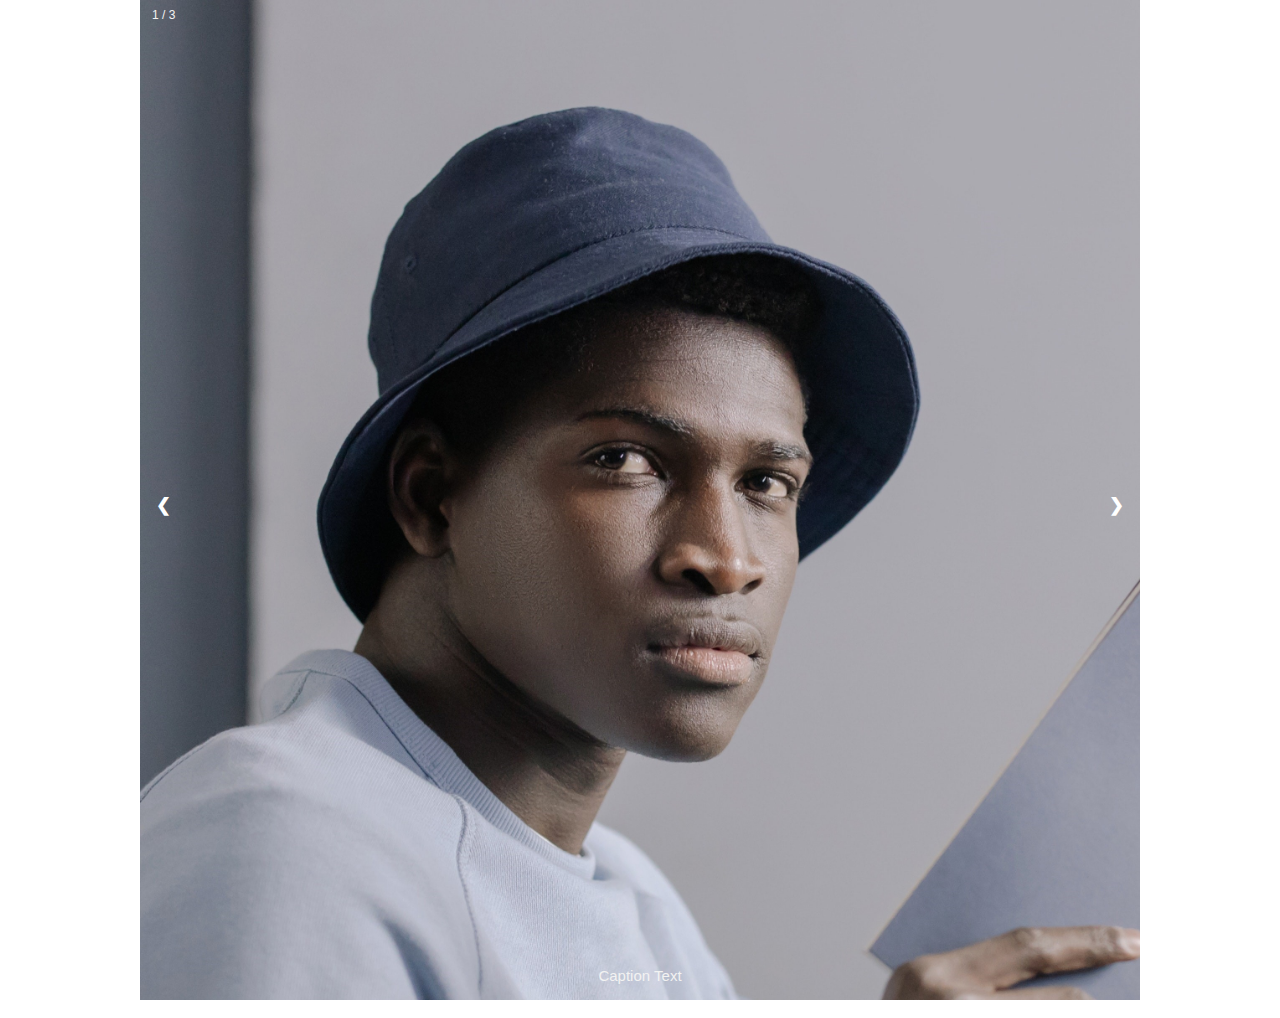
<file: test.html>
<!DOCTYPE html>
<html lang="en">
  <head>
    <meta charset="UTF-8" />
    <meta name="viewport" content="width=device-width, initial-scale=1.0" />
    <title>Document</title>
    <link rel="stylesheet" href="test.css" />
  </head>
  <body>
    <div class="slideshow-container">
      <div class="mySlides fade out">
        <div class="numbertext">1 / 3</div>
        <img src="assets/images/profile1.jpg" style="width: 100%" />
        <div class="text">Caption Text</div>
      </div>

      <div class="mySlides fade out">
        <div class="numbertext">2 / 3</div>
        <img src="assets/images/profile5.jpg" style="width: 100%" />
        <div class="text">Caption Two</div>
      </div>

      <div class="mySlides fade out">
        <div class="numbertext">3 / 3</div>
        <img src="assets/images/profile6.jpg" style="width: 100%" />
        <div class="text">Caption Three</div>
      </div>

      <a class="prev" onclick="plusSlides(-1)">❮</a>
      <a class="next" onclick="plusSlides(1)">❯</a>
    </div>
    <br />
  </body>
  <script defer>
    let slideIndex = 1;
    showSlides(slideIndex);

    function plusSlides(n) {
      showSlides((slideIndex += n));
    }

    function currentSlide(n) {
      showSlides((slideIndex = n));
    }

    function showSlides(n) {
      let i;
      let slides = document.getElementsByClassName('mySlides');
      let dots = document.getElementsByClassName('dot');
      if (n > slides.length) {
        slideIndex = 1;
      }
      if (n < 1) {
        slideIndex = slides.length;
      }
      for (i = 0; i < slides.length; i++) {
        slides[i].style.display = 'none';
      }
      for (i = 0; i < dots.length; i++) {
        dots[i].className = dots[i].className.replace(' active', '');
      }
      slides[slideIndex - 1].style.display = 'block';
      dots[slideIndex - 1].className += ' active';
    }
  </script>
</html>
</file>
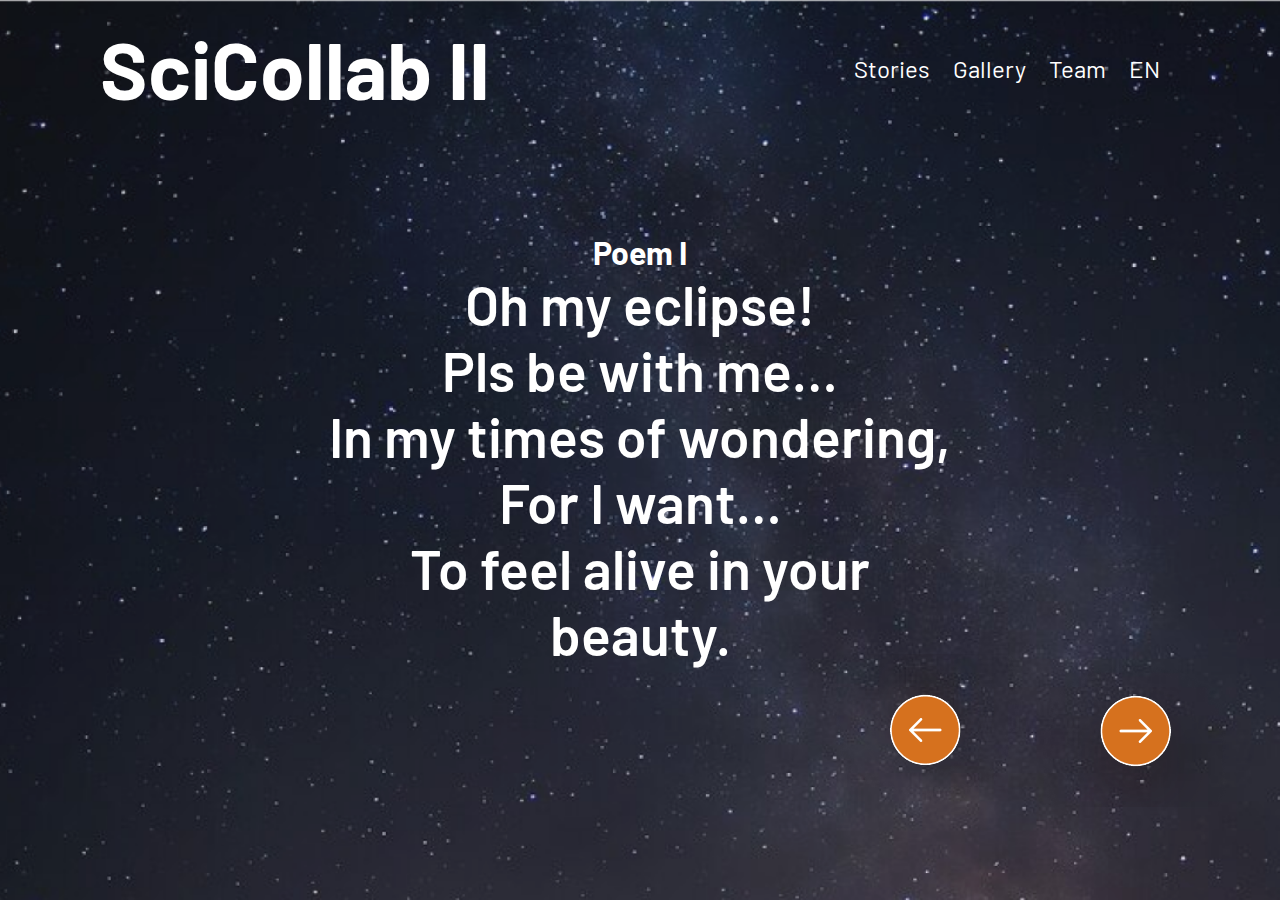
<file: SciCollab/gallery.html>
<!DOCTYPE html>
<html lang="en">
  <head>
    <meta charset="UTF-8" />
    <meta name="viewport" content="width=device-width, initial-scale=1.0" />
    <link rel="stylesheet" href="assets/styles/gallery.css" />
    <title>SciCollab</title>
  </head>
  <body>
    <nav class="container">
      <div class="logo"><h1>SciCollab II</h1></div>
      <ul class="nav">
        <li><a href="#">Stories</a></li>
        <li><a href="#">Gallery</a></li>
        <li><a href="#">Team</a></li>
        <li><a href="">EN</a></li>
      </ul>
    </nav>
    <main>
      <div id="story1">
        <!-- <div class="container page1">
        <div class="txt-container">
          <p>
            Once upon a starry night, when the moon hung high in the sky,
            curious minds all around the world wondered about something
            incredible – eclipses.
          </p>
        </div>
        <div class="arrows">
          <img src="assets/images/story1/icon/arrow.png" alt="" />
          <img src="assets/images/story1/icon/arrow.png" alt="" />
        </div>
      </div> -->
        <!-- <div class="container page2">
        <div class="display-img">
          <img src="assets/images/story1/display-img1.png" alt="" />
        </div>
        <div class="txt-container">
          <p>
            Some people thought of them as magical events, while others believed
            they held scientific secrets. And then, there were those who just
            couldn't stop thinking about the Sun, the Moon, and their
            extraordinary dance in the sky.
          </p>
        </div>
        <div class="arrows">
          <img src="assets/images/story1/icon/arrow.png" alt="" />
          <img src="assets/images/story1/icon/arrow.png" alt="" />
        </div>
      </div> -->
        <!-- <div class="container page3">
        <div class="display-img">
          <img src="assets/images/story1/Mercury.png" alt="" class="mercury" />
          <img src="assets/images/story1/Sun.png" alt="" class="sun" />
        </div>
        <div class="txt-container">
          <p>
            Some people thought of them as magical events, while others believed
            they held scientific secrets. And then, there were those who just
            couldn't stop thinking about the Sun, the Moon, and their
            extraordinary dance in the sky.
          </p>
        </div>
        <div class="arrows">
          <img src="assets/images/story1/icon/arrow.png" alt="" />
          <img src="assets/images/story1/icon/arrow.png" alt="" />
        </div>
      </div> -->
        <!-- <div class="container page4">
        <div class="display-img">
          <img src="assets/images/story1/display-img4.png" alt="" />
        </div>
        <div class="txt-container">
          <p>
            Well, get ready for a fascinating journey into space where we
            uncover the wonders of eclipses.
          </p>
        </div>
        <div class="arrows">
          <img src="assets/images/story1/icon/arrow.png" alt="" />
          <img src="assets/images/story1/icon/arrow.png" alt="" />
        </div>
      </div> -->
        <!-- 
      <div class="container page5">
        <div class="txt-container">
          <h5>Chapter 1</h5>
          <p>Dim... It’s not yet night but where did the light go?</p>
        </div>
        <div class="download">
          <a href="" download="assets/images/profile1.jpg">Download</a>
        </div>
        <div class="arrows">
          <img src="assets/images/story1/icon/arrow.png" alt="" />
          <img src="assets/images/story1/icon/arrow.png" alt="" />
        </div>
      </div> -->

        <!-- <div class="container page6">
        <div class="display-img">
          <img src="assets/images/story1/saturn.png" alt="" />
        </div>
        <div class="txt-container">
          <p>
            In the vast playground of space, there's something called the
            "orbit." It's like a celestial dance. Earth dances around the Sun,
          </p>
        </div>
        <div class="arrows">
          <img src="assets/images/story1/icon/arrow.png" alt="" />
          <img src="assets/images/story1/icon/arrow.png" alt="" />
        </div>
      </div> -->
        <!-- <div class="container page7">
        <div class="display-img">
          <img src="assets/images/story1/saturn.png" alt="" />
        </div>
        <div class="txt-container">
          <p>
            while the Moon has its own graceful moves around Earth. Sometimes,
            their dance steps lead to an amazing alignment, and that's when an
            eclipse happens.
          </p>
        </div>
        <div class="arrows">
          <img src="assets/images/story1/icon/arrow.png" alt="" />
          <img src="assets/images/story1/icon/arrow.png" alt="" />
        </div>
      </div> -->
        <!-- <div class="container page8">
        <div class="display-img">
          <img src="assets/images/story1/display-img8.png" alt="" />
        </div>
        <div class="txt-container">
          <p>
            We'll learn about two types of eclipses – the Solar Eclipse, where
            the Moon hides the Sun, and the Lunar Eclipse, where Earth casts a
            shadow on the Moon.
          </p>
        </div>
        <div class="arrows">
          <img src="assets/images/story1/icon/arrow.png" alt="" />
          <img src="assets/images/story1/icon/arrow.png" alt="" />
        </div>
      </div> -->
        <div class="container poem1">
          <div class="txt-container">
            <h1>Poem I</h1>
            <p>
              Oh my eclipse!<br />
              Pls be with me…<br />
              In my times of wondering, For I want… <br />To feel alive in your
              beauty.
            </p>
          </div>
          <div class="arrows">
            <img src="assets/images/story1/icon/arrow.png" alt="" />
            <img src="assets/images/story1/icon/arrow.png" alt="" />
          </div>
        </div>
      </div>
    </main>
  </body>
</html>
</file>
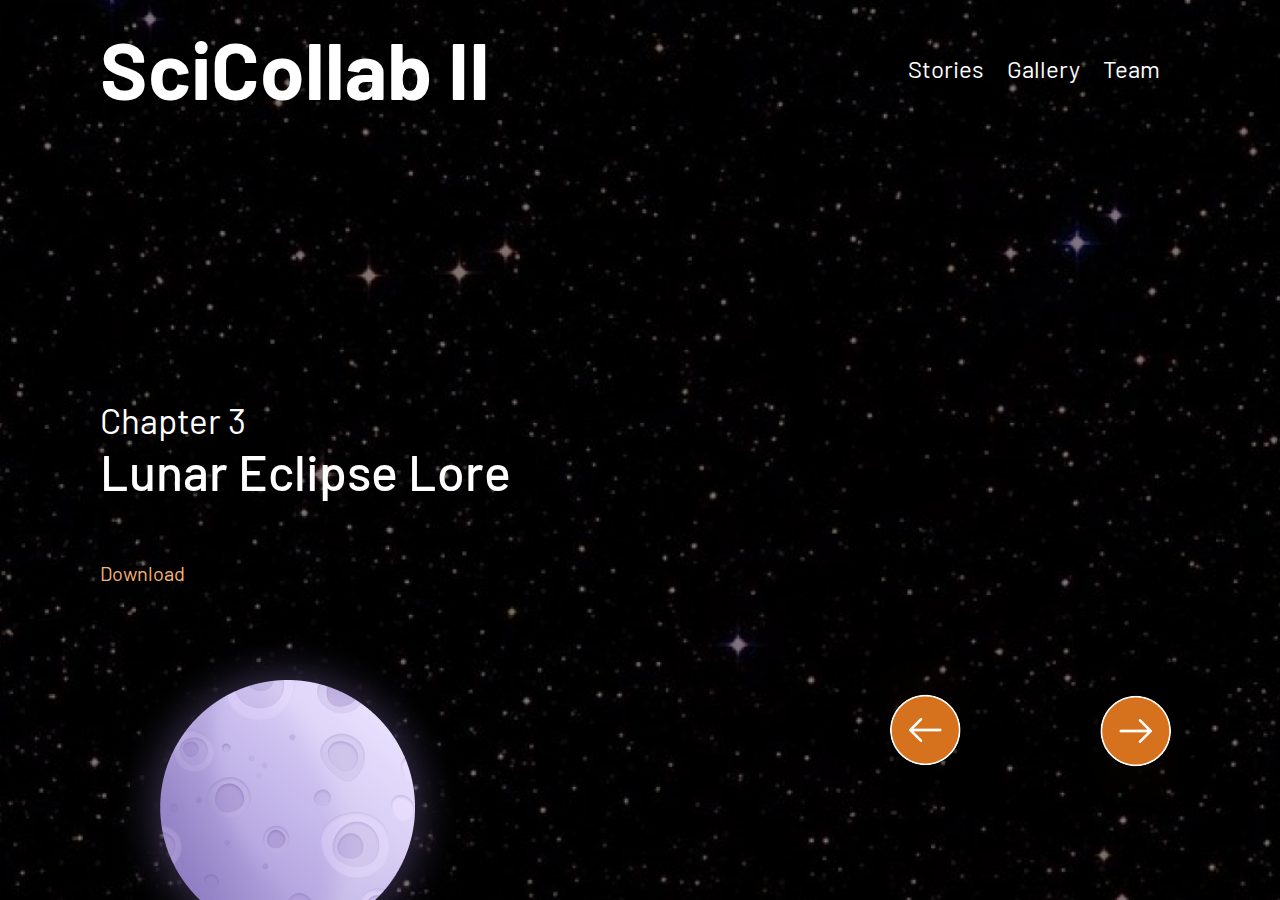
<file: SciCollab/story3.html>
<!DOCTYPE html>
<html lang="en">
  <head>
    <meta charset="UTF-8" />
    <meta name="viewport" content="width=device-width, initial-scale=1.0" />
    <link rel="stylesheet" href="assets/styles/story3.css" />
    <title>SciCollab</title>
  </head>
  <body>
    <nav class="container">
      <div class="logo"><h1>SciCollab II</h1></div>

      <ul class="nav">
        <li><a href="#">Stories</a></li>
        <li><a href="#gallery">Gallery</a></li>
        <li><a href="#">Team</a></li>
      </ul>
    </nav>
    <main>
      <div class="main-container page1">
        <div class="txt-container">
          <h5>Chapter 3</h5>
          <p>Lunar Eclipse Lore</p>
          <div class="download">
            <a href="" download="assets/images/profile1.jpg">Download</a>
          </div>
        </div>
        <div class="display-img">
          <img src="assets/images/story/Mercury.png" alt="" />
        </div>
        <div class="arrows">
          <img src="assets/images/story/icon/arrow.png" alt="" />
          <img src="assets/images/story/icon/arrow.png" alt="" />
        </div>
      </div>
      s
    </main>
  </body>
</html>
</file>
<file: assets/styles/style.css>
@import url('https://fonts.googleapis.com/css2?family=Barlow:wght@300;400;500;600;700&display=swap');

* {
  box-sizing: border-box;
  padding: 0;
  margin: 0;
  font-family: var(--barlow);
}

:root {
  --barlow: 'Barlow', sans-serif;
}

body {
  width: 100vw;
  height: auto;
  /* overflow: hidden; */
  /* background-color:#000 ; */
}

.container {
  width: 100%;
  background-color: #000;
  display: flex;
  justify-content: space-between;
  align-items: center;
  color: #fff;
  padding: 20px 100px;
}

.container .logo {
  font-size: 40px;
}

.container .nav li {
  display: inline;
  margin-right: 20px;
  list-style: none;
}

.container .nav li a {
  color: #fff;
  text-decoration: none;
  font-size: 24px;
}

main {
  width: 100%;
  height: 100%;
}

.land-page {
  display: flex;
  flex-direction: column;
  width: 100%;
  background-color: #000;
  color: #fff;
  padding: 50px 100px 0;
  background-image: url('../images/image\ 8.png');
  background-repeat: no-repeat;
  background-position: top right;
  height: 80vh;
  justify-content: center;
  background-size: 40%;
}

.land-page h1 {
  font-size: 70px;
  text-transform: uppercase;
  font-weight: 700;
  margin-bottom: 50px;
}

.land-page p {
  font-size: 25px;
  width: 420px;
  margin-bottom: 50px;
}

.land-page .learn-more {
  display: flex;
  background-color: #491578;
  width: fit-content;
  padding: 10px 20px;
  border-radius: 50px;
  margin-bottom: 50px;
  font-size: 30px;
  text-align: center;
  /* line-height: 35px; */
  justify-content: center;
  align-items: center;
}

.quote {
  background-color: #491578;
  background-image: url('../images/Group\ 55.png');
  background-repeat: no-repeat;
  height: 90vh;
  width: 100%;
  background-position: right;
  color: #fff;
}

.quote p {
  font-size: 30px;
  display: inline-block;
}

.quote h5 {
  font-size: 35px;
  width: 580px;
  font-weight: 500;
}

.quote p,
.quote h5 {
  position: relative;
  left: 100px;
  top: 100px;
}

.stories {
  display: flex;
  flex-direction: column;
}

.stories .head {
  background-color: #fff;
  text-transform: uppercase;
  display: block;
  padding: 20px 100px;
}

.head h1 {
  font-size: 30px;
}

.stories .story {
  background-image: url('../images/test2.jpg');
  background-position: cover;
  background-repeat: no-repeat;
  height: 100vh;
  display: flex;
  align-items: flex-end;
  color: #fff;
  justify-content: center;
  padding: 50px 0;
}

.story h1 {
  font-size: 60px;
  text-transform: uppercase;
}

.story p {
  width: 450px;
  font-size: 30px;
  margin-left: 250px;
}

main .gallery {
  width: 100%;
  height: 100%;
  position: relative;
}

.gallery .galaxy {
  background-image: url('../images/Rectangle\ 7.png');
  background-position: center;
  background-repeat: no-repeat;
  background-size: cover;
  height: 80vh;
  width: 100vw;
  background-attachment: local;
  display: flex;
  justify-content: center;
  align-items: center;
}

.galaxy h1 {
  font-size: 70px;
  text-transform: uppercase;
  color: #fff;
  font-weight: 600;
}

.arrow {
  position: absolute;
  top: 50%;
}

.arrow.right {
  right: 50px;
}

.arrow.left {
  left: 50px;
}

main .team {
  width: 100%;
  height: 100%;
}

.head {
  background-color: #fff;
  text-transform: uppercase;
  display: block;
  padding: 20px 100px;
}

.team h1 {
  text-transform: uppercase;
  font-size: 30px;
}

main .profile-container {
  width: 100%;
  height: 100%;
  display: flex;
  justify-content: space-around;
  padding: 200px 50px;
}

.profile {
  width: 220px;
  height: 350px;
  border-radius: 20px;
  box-shadow: 0 4px 4px 0px rgba(0, 0, 0, 0.2);
  overflow: hidden;
  display: flex;
  justify-content: space-between;
  flex-direction: column;
  align-items: center;
  text-align: center;
}

.profile .profile-img {
  overflow: hidden;
  height: 220px;
  width: 100%;
}

.profile-img img {
  max-width: 100%;
}

.profile .details {
  width: 100%;
  height: 50px;
  display: flex;
  justify-content: space-around;
  align-items: center;
  flex-direction: column;
}

.profile .social {
  margin-bottom: 20px;
  display: flex;
  width: 80px;
  flex-direction: row;
  justify-content: space-between;
  align-items: center;
}

main .newsletter {
  width: 100%;
  height: 100%;
  text-align: center;
  color: #491578;
  display: flex;
  flex-direction: column;
  align-items: center;
}

.newsletter h3 {
  font-size: 25px;
  margin-bottom: 30px;
}

.newsletter h1 {
  font-size: 50px;
  margin-bottom: 20px;
}

.newsletter p {
  font-size: 20px;
  width: 500px;
  color: #979191;
  margin-bottom: 80px;
}

.newsletter form {
  width: 1000px;
  height: 200px;
  position: relative;
}
form input {
  width: 1000px;
  height: 70px;
  border-radius: 10px;
  padding: 0 20px;
  font-size: 20px;
  border: 1px solid #979191;
}

form input::placeholder {
  font-size: 20px;
}
form button {
  width: 200px;
  height: 70px;
  position: absolute;
  right: 0;
  border-top-right-radius: 10px;
  border-bottom-right-radius: 10px;
  background-color: #491578;
  font-size: 20px;
  color: #fff;
  border: none;
  cursor: pointer;
}

footer {
  width: 100%;
  height: 100%;
}

footer .foot-nav-container {
  background-color: #000;
  width: 100%;
  height: 100%;
  color: #fff;
  display: flex;
  justify-content: center;
  padding: 50px;
}

.foot-nav-container .bar {
  margin-right: 100px;
}

.bar > * {
  margin-bottom: 15px;
}
.bar h3 {
  font-weight: 500;
  font-size: 23px;
}

.bar div {
  display: flex;
  cursor: pointer;
}

.bar div img {
  margin-right: 10px;
}

footer .copyrights {
  padding: 20px;
  text-align: center;
  color: #979191;
  font-weight: 500;
  font-size: 18px;
}
</file>
<file: SciCollab/assets/styles/style.css>
@import url('https://fonts.googleapis.com/css2?family=Barlow:wght@300;400;500;600;700&display=swap');

* {
  box-sizing: border-box;
  padding: 0;
  margin: 0;
  font-family: var(--barlow);
}

:root {
  --barlow: 'Barlow', sans-serif;
}

body {
  width: 100vw;
  height: auto;
  /* overflow: hidden; */
  /* background-color:#000 ; */
}

.container {
  width: 100%;
  background-color: #000;
  display: flex;
  justify-content: space-between;
  align-items: center;
  color: #fff;
  padding: 20px 100px;
}

.container .logo {
  font-size: 40px;
}

.container .nav li {
  display: inline;
  margin-right: 20px;
  list-style: none;
}

.container .nav li a {
  color: #fff;
  text-decoration: none;
  font-size: 24px;
}

main {
  width: 100%;
  height: 100%;
}

.land-page {
  display: flex;
  flex-direction: column;
  width: 100%;
  background-color: #000;
  color: #fff;
  padding: 50px 100px 0;
  background-image: url('../images/image\ 8.png');
  background-repeat: no-repeat;
  background-position: top right;
  height: 80vh;
  justify-content: center;
  background-size: 40%;
}

.land-page h1 {
  font-size: 70px;
  text-transform: uppercase;
  font-weight: 700;
  margin-bottom: 50px;
}

.land-page p {
  font-size: 25px;
  width: 420px;
  margin-bottom: 50px;
}

.land-page .learn-more {
  display: flex;
  background-color: #491578;
  width: fit-content;
  padding: 10px 20px;
  border-radius: 50px;
  margin-bottom: 50px;
  font-size: 30px;
  text-align: center;
  /* line-height: 35px; */
  justify-content: center;
  align-items: center;
}

.quote {
  background-color: #491578;
  background-image: url('../images/Group\ 55.png');
  background-repeat: no-repeat;
  height: 90vh;
  width: 100%;
  background-position: right;
  color: #fff;
}

.quote p {
  font-size: 30px;
  display: inline-block;
}

.quote h5 {
  font-size: 35px;
  width: 580px;
  font-weight: 500;
}

.quote p,
.quote h5 {
  position: relative;
  left: 100px;
  top: 100px;
}

.stories {
  display: flex;
  flex-direction: column;
}

.stories .head {
  background-color: #fff;
  text-transform: uppercase;
  display: block;
  padding: 20px 100px;
}

.head h1 {
  font-size: 30px;
}

.stories .story {
  background-image: url('../images/test2.jpg');
  background-position: cover;
  background-repeat: no-repeat;
  height: 100vh;
  display: flex;
  align-items: flex-end;
  color: #fff;
  justify-content: center;
  padding: 50px 0;
}

.story h1 {
  font-size: 60px;
  text-transform: uppercase;
}

.story p {
  width: 450px;
  font-size: 30px;
  margin-left: 250px;
}

main .gallery {
  width: 100%;
  height: 100%;
  position: relative;
}

.gallery .galaxy {
  background-image: url('../images/Rectangle\ 7.png');
  background-position: center;
  background-repeat: no-repeat;
  background-size: cover;
  height: 80vh;
  width: 100vw;
  background-attachment: local;
  display: flex;
  justify-content: center;
  align-items: center;
}

.galaxy h1 {
  font-size: 70px;
  text-transform: uppercase;
  color: #fff;
  font-weight: 600;
}

.arrow {
  position: absolute;
  top: 50%;
}

.arrow.right {
  right: 50px;
}

.arrow.left {
  left: 50px;
}

main .team {
  width: 100%;
  height: 100%;
}

.head {
  background-color: #fff;
  text-transform: uppercase;
  display: block;
  padding: 20px 100px;
}

.team h1 {
  text-transform: uppercase;
  font-size: 30px;
}

main .profile-container {
  width: 100%;
  height: 100%;
  display: flex;
  justify-content: space-around;
  padding: 200px 50px;
}

.profile {
  width: 220px;
  height: 350px;
  border-radius: 20px;
  box-shadow: 0 4px 4px 0px rgba(0, 0, 0, 0.2);
  overflow: hidden;
  display: flex;
  justify-content: space-between;
  flex-direction: column;
  align-items: center;
  text-align: center;
}

.profile .profile-img {
  overflow: hidden;
  height: 220px;
  width: 100%;
}

.profile-img img {
  max-width: 100%;
}

.profile .details {
  width: 100%;
  height: 50px;
  display: flex;
  justify-content: space-around;
  align-items: center;
  flex-direction: column;
}

.profile .social {
  margin-bottom: 20px;
  display: flex;
  width: 80px;
  flex-direction: row;
  justify-content: space-between;
  align-items: center;
}

main .newsletter {
  width: 100%;
  height: 100%;
  text-align: center;
  color: #491578;
  display: flex;
  flex-direction: column;
  align-items: center;
}

.newsletter h3 {
  font-size: 25px;
  margin-bottom: 30px;
}

.newsletter h1 {
  font-size: 50px;
  margin-bottom: 20px;
}

.newsletter p {
  font-size: 20px;
  width: 500px;
  color: #979191;
  margin-bottom: 80px;
}

.newsletter form {
  width: 1000px;
  height: 200px;
  position: relative;
}
form input {
  width: 1000px;
  height: 70px;
  border-radius: 10px;
  padding: 0 20px;
  font-size: 20px;
  border: 1px solid #979191;
}

form input::placeholder {
  font-size: 20px;
}
form button {
  width: 200px;
  height: 70px;
  position: absolute;
  right: 0;
  border-top-right-radius: 10px;
  border-bottom-right-radius: 10px;
  background-color: #491578;
  font-size: 20px;
  color: #fff;
  border: none;
  cursor: pointer;
}

footer {
  width: 100%;
  height: 100%;
}

footer .foot-nav-container {
  background-color: #000;
  width: 100%;
  height: 100%;
  color: #fff;
  display: flex;
  justify-content: center;
  padding: 50px;
}

.foot-nav-container .bar {
  margin-right: 100px;
}

.bar > * {
  margin-bottom: 15px;
}
.bar h3 {
  font-weight: 500;
  font-size: 23px;
}

.bar div {
  display: flex;
  cursor: pointer;
}

.bar div img {
  margin-right: 10px;
}

footer .copyrights {
  padding: 20px;
  text-align: center;
  color: #979191;
  font-weight: 500;
  font-size: 18px;
}
</file>
<file: assets/styles/story1.css>
@import url('https://fonts.googleapis.com/css2?family=Barlow:wght@300;400;500;600;700&display=swap');

* {
  box-sizing: border-box;
  padding: 0;
  margin: 0;
  font-family: var(--barlow);
}

:root {
  --barlow: 'Barlow', sans-serif;
}

body {
  width: 100vw;
  height: auto;
  /* overflow: hidden; */
  /* background-color:#000 ; */
}

.container {
  width: 100%;
  background-color: transparent;
  display: flex;
  justify-content: space-between;
  align-items: center;
  color: #fff;
  padding: 20px 100px;
  position: absolute;
  z-index: 999;
}

.container .logo {
  font-size: 40px;
}

.container .nav li {
  display: inline;
  margin-right: 20px;
  list-style: none;
}

.container .nav li a {
  color: #fff;
  text-decoration: none;
  font-size: 24px;
}

main .container {
  background-position: center;
  background-size: cover;
  width: 100vw;
  height: 100vh;
  display: flex;
  justify-content: center;
  align-items: center;
  z-index: -1;
}

main .page1 {
  background-image: url('../images/story/background1.png');
}

.page1 .txt-container {
  width: 700px;
}

.txt-container p {
  font-size: 32px;
  text-align: center;
}

.arrows {
  position: absolute;
  bottom: 10%;
  right: 40px;
  cursor: pointer;
}

.arrows img:nth-of-type(1) {
  transform: rotate(180deg);
}

main .page2 {
  background-color: #39aafe;
}

.page2 .display-img {
  width: 1500px;
}

.display-img img {
  max-width: 100%;
}

.page3 {
  background-color: #000;
  overflow: hidden;
}
.page3 .display-img {
  height: 100%;
  width: 1200px;
}

.display-img .mercury {
  position: relative;
  top: 100px;
}

.display-img .sun {
  position: relative;
  left: 300px;
  bottom: -150px;
}

.page3 .txt-container {
  width: 1500px;
}
.txt-container p {
  text-align: left;
}

.page4 {
  background-image: url('../images/story/background4.png');
  background-color: #02a8c0;
}

.page4 .txt-container {
  width: 800px;
}

.page4 .txt-container p {
  font-size: 40px;
  font-weight: 400;
}

.page5 {
  background-image: url('../images/story/background4.png');
  background-color: #000;
  /* display: flex;
  flex-direction: column;
  justify-content: space-between;
  align-items: flex-start; */
  height: 100%;
  width: fit-content;
}

.page5 .txt-container {
  display: flex;
  justify-content: space-between;
  flex-direction: column;
  height: 100px;
}

.txt-container h5 {
  font-size: 35px;
  font-weight: 300;
}

.txt-container p {
  width: 650px;
  font-size: 55px;
  font-weight: 600;
}

.download {
  position: absolute;
  bottom: 20%;
  left: 100px;
}

.download a {
  text-decoration: none;
  color: #f8b375;
  font-size: 20px;
}

.page6,
.page7 {
  background: #000 url('../images/story/background4.png');
}

.page8 {
  background: #000 url('../images/story/background4.png');
}

.poem1 {
  background: url('../images/story/background1.png');
}
.poem1 .txt-container {
  display: flex;
  flex-direction: column;
  align-items: center;
}

.poem1 .txt-container p {
  text-align: center;
}
</file>
<file: assets/styles/story3.css>
@import url('https://fonts.googleapis.com/css2?family=Barlow:wght@300;400;500;600;700&display=swap');

* {
  box-sizing: border-box;
  padding: 0;
  margin: 0;
  font-family: var(--barlow);
}

:root {
  --barlow: 'Barlow', sans-serif;
}

body {
  width: 100vw;
  height: auto;
  /* overflow: hidden; */
  background-color: #000;
}

.container {
  width: 100%;
  background-color: transparent;
  display: flex;
  justify-content: space-between;
  align-items: center;
  color: #fff;
  padding: 20px 100px;
  position: absolute;
  z-index: 999;
}

.container .logo {
  font-size: 40px;
}

.container .nav li {
  display: inline;
  margin-right: 20px;
  list-style: none;
}

.container .nav li a {
  color: #fff;
  text-decoration: none;
  font-size: 24px;
}

main {
  overflow: hidden;
  width: 100%;
  height: 100%;
}
main .main-container {
  background-position: center;
  background-size: cover;
  width: 100vw;
  height: 100vh;
  z-index: 1;
  color: #fff;
  padding: 0 100px;
  position: relative;
}
.page1 {
  background-image: url('../images/story/background4.png');
  display: flex;
  flex-direction: column;
  justify-content: center;
  position: relative;
  overflow: hidden;
}

.page1 .txt-container h5 {
  font-size: 35px;
  font-weight: 400;
}

.page1 .txt-container p {
  font-size: 50px;
  font-weight: 500;
}

.download {
  position: absolute;
  bottom: 35%;
  left: 100px;
}

.download a {
  text-decoration: none;
  color: #f8b375;
  font-size: 20px;
}

.page1 .display-img {
  position: absolute;
  bottom: -150px;
  width: 500px;
}
.display-img img {
  width: 500px;
}
.arrows {
  position: absolute;
  bottom: 10%;
  right: 40px;
  cursor: pointer;
}

.arrows img:nth-of-type(1) {
  transform: rotate(180deg);
}

.page2 {
  background: url('../images/story/background5.png');
  display: flex;
  justify-content: flex-end;
  align-items: center;
}

.page2 .txt-container {
  width: 800px;
}

.page2 .txt-container p {
  font-size: 50px;
}

.page3 {
  background: url('../images/story/background6.png');
  display: flex;
  justify-content: space-between;
  align-items: center;
}

.page3 .display-img {
  border-radius: 10px;
  /* overflow: hidden; */
}

.page3 .txt-container {
  width: 800px;
}

.page3 .txt-container p {
  font-size: 50px;
}

.page4 {
  display: flex;
  justify-content: center;
  align-items: center;
}

.page4 .txt-container {
  width: 750px;
}

.page4 .txt-container p {
  font-size: 50px;
}

.poem3 {
  display: flex;
  justify-content: center;
  align-items: center;
  background: url('../images/story/background1.png');
}

.poem3 .txt-container {
  display: flex;
  flex-direction: column;
  justify-content: center;
  align-items: center;
  text-align: center;
  width: 600px;
}

.poem3 .txt-container h5 {
  font-size: 50px;
  font-weight: 600;
}
.poem3 .txt-container p {
  font-size: 30px;
  line-height: 40px;
}

.poem4 {
  display: flex;
  justify-content: center;
  align-items: center;
  background: url('../images/story/background1.png');
}

.poem4 .txt-container {
  display: flex;
  flex-direction: column;
  justify-content: center;
  align-items: center;
  text-align: center;
  width: 600px;
}

.poem4 .txt-container h5 {
  font-size: 50px;
  font-weight: 600;
}
.poem4 .txt-container p {
  font-size: 30px;
  line-height: 40px;
}
</file>
<file: test.css>
* {
  box-sizing: border-box;
}
body {
  font-family: Verdana, sans-serif;
  margin: 0;
}
.mySlides {
  display: none;
}
img {
  vertical-align: middle;
}

/* Slideshow container */
.slideshow-container {
  max-width: 1000px;
  position: relative;
  margin: auto;
}

/* Next & previous buttons */
.prev,
.next {
  cursor: pointer;
  position: absolute;
  top: 50%;
  width: auto;
  padding: 16px;
  margin-top: -22px;
  color: white;
  font-weight: bold;
  font-size: 18px;
  transition: 0.6s ease;
  border-radius: 0 3px 3px 0;
  user-select: none;
}

/* Position the "next button" to the right */
.next {
  right: 0;
  border-radius: 3px 0 0 3px;
}

/* On hover, add a black background color with a little bit see-through */
.prev:hover,
.next:hover {
  background-color: rgba(0, 0, 0, 0.8);
}

/* Caption text */
.text {
  color: #f2f2f2;
  font-size: 15px;
  padding: 8px 12px;
  position: absolute;
  bottom: 8px;
  width: 100%;
  text-align: center;
}

/* Number text (1/3 etc) */
.numbertext {
  color: #f2f2f2;
  font-size: 12px;
  padding: 8px 12px;
  position: absolute;
  top: 0;
}

/* The dots/bullets/indicators */
.dot {
  cursor: pointer;
  height: 15px;
  width: 15px;
  margin: 0 2px;
  background-color: #bbb;
  border-radius: 50%;
  display: inline-block;
  transition: background-color 0.6s ease;
}

.active,
.dot:hover {
  background-color: #717171;
}

/* Fading animation */
.fade {
  animation-name: fade;
  animation-duration: 0.5s;
  animation-timing-function: ease-in-out;
}
.out {
}
@keyframes fade {
  from {
    transform: translateX(100%);
  }
  to {
    opacity: 1;
    transform: translateX(0%);
  }
}

@keyframes out {
  from {
    transform: translateX(0%);
  }
  to {
    transform: translateX(100%);
  }
}

/* On smaller screens, decrease text size */
@media only screen and (max-width: 300px) {
  .prev,
  .next,
  .text {
    font-size: 11px;
  }
}
</file>
<file: SciCollab/assets/styles/gallery.css>
@import url('https://fonts.googleapis.com/css2?family=Barlow:wght@300;400;500;600;700&display=swap');

* {
  box-sizing: border-box;
  padding: 0;
  margin: 0;
  font-family: var(--barlow);
}

:root {
  --barlow: 'Barlow', sans-serif;
}

body {
  width: 100vw;
  height: auto;
  /* overflow: hidden; */
  /* background-color:#000 ; */
}

.container {
  width: 100%;
  background-color: transparent;
  display: flex;
  justify-content: space-between;
  align-items: center;
  color: #fff;
  padding: 20px 100px;
  position: absolute;
  z-index: 999;
}

.container .logo {
  font-size: 40px;
}

.container .nav li {
  display: inline;
  margin-right: 20px;
  list-style: none;
}

.container .nav li a {
  color: #fff;
  text-decoration: none;
  font-size: 24px;
}

main .container {
  background-position: center;
  background-size: cover;
  width: 100vw;
  height: 100vh;
  display: flex;
  justify-content: center;
  align-items: center;
  z-index: -1;
}

main .page1 {
  background-image: url('../images/story1/background1.png');
}

.page1 .txt-container {
  width: 700px;
}

.txt-container p {
  font-size: 32px;
  text-align: center;
}

.arrows {
  position: absolute;
  bottom: 10%;
  right: 40px;
  cursor: pointer;
}

.arrows img:nth-of-type(1) {
  transform: rotate(180deg);
}

main .page2 {
  background-color: #39aafe;
}

.page2 .display-img {
  width: 1500px;
}

.display-img img {
  max-width: 100%;
}

.page3 {
  background-color: #000;
  overflow: hidden;
}
.page3 .display-img {
  height: 100%;
  width: 1200px;
}

.display-img .mercury {
  position: relative;
  top: 100px;
}

.display-img .sun {
  position: relative;
  left: 300px;
  bottom: -150px;
}

.page3 .txt-container {
  width: 1500px;
}
.txt-container p {
  text-align: left;
}

.page4 {
  background-image: url('../images/story1/background4.png');
  background-color: #02a8c0;
}

.page4 .txt-container {
  width: 800px;
}

.page4 .txt-container p {
  font-size: 40px;
  font-weight: 400;
}

.page5 {
  background-image: url('../images/story1/background4.png');
  background-color: #000;
  /* display: flex;
  flex-direction: column;
  justify-content: space-between;
  align-items: flex-start; */
  height: 100%;
  width: fit-content;
}

.page5 .txt-container {
  display: flex;
  justify-content: space-between;
  flex-direction: column;
  height: 100px;
}

.txt-container h5 {
  font-size: 35px;
  font-weight: 300;
}

.txt-container p {
  width: 650px;
  font-size: 55px;
  font-weight: 600;
}

.download {
  position: absolute;
  bottom: 20%;
  left: 100px;
}

.download a {
  text-decoration: none;
  color: #f8b375;
  font-size: 20px;
}

.page6,
.page7 {
  background: #000 url('../images/story1/background4.png');
}

.page8 {
  background: #000 url('../images/story1/background4.png');
}

.poem1 {
  background: url('../images/story1/background1.png');
}
.poem1 .txt-container {
  display: flex;
  flex-direction: column;
  align-items: center;
}

.poem1 .txt-container p {
  text-align: center;
}
</file>
<file: SciCollab/assets/styles/story3.css>
@import url('https://fonts.googleapis.com/css2?family=Barlow:wght@300;400;500;600;700&display=swap');

* {
  box-sizing: border-box;
  padding: 0;
  margin: 0;
  font-family: var(--barlow);
}

:root {
  --barlow: 'Barlow', sans-serif;
}

body {
  width: 100vw;
  height: auto;
  /* overflow: hidden; */
  background-color: #000;
}

.container {
  width: 100%;
  background-color: transparent;
  display: flex;
  justify-content: space-between;
  align-items: center;
  color: #fff;
  padding: 20px 100px;
  position: absolute;
  z-index: 999;
}

.container .logo {
  font-size: 40px;
}

.container .nav li {
  display: inline;
  margin-right: 20px;
  list-style: none;
}

.container .nav li a {
  color: #fff;
  text-decoration: none;
  font-size: 24px;
}

main {
  overflow: hidden;
  width: 100vw;
  height: 100vh;
}
main .main-container {
  background-position: center;
  background-size: cover;
  width: 100%;
  height: 100%;
  z-index: -1;
  color: #fff;
  padding: 0 100px;
  position: relative;
}
.page1 {
  background-image: url('../images/story/background4.png');
  display: flex;
  flex-direction: column;
  justify-content: center;
  position: relative;
  overflow: hidden;
}

.page1 .txt-container h5 {
  font-size: 35px;
  font-weight: 400;
}

.page1 .txt-container p {
  font-size: 50px;
  font-weight: 500;
}

.download {
  position: absolute;
  bottom: 35%;
  left: 100px;
}

.download a {
  text-decoration: none;
  color: #f8b375;
  font-size: 20px;
}

.page1 .display-img {
  position: absolute;
  bottom: -100px;
}
.arrows {
  position: absolute;
  bottom: 10%;
  right: 40px;
  cursor: pointer;
}

.arrows img:nth-of-type(1) {
  transform: rotate(180deg);
}
</file>
